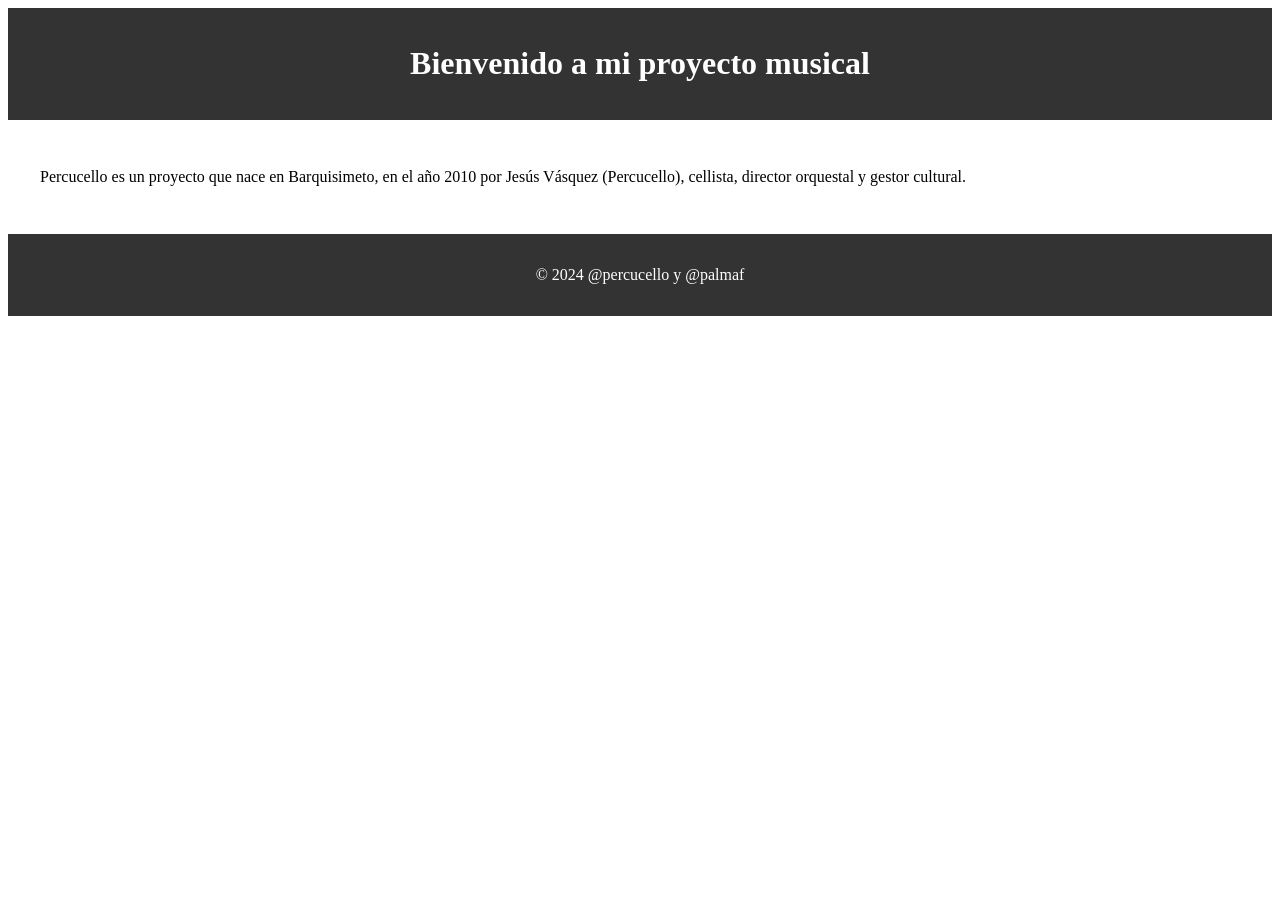
<file: public/index.html>
<!DOCTYPE html>
<html lang="es">
<head>
    <meta charset="UTF-8">
    <meta name="viewport" content="width=device-width, initial-scale=1.0">
    <link rel="stylesheet" href="styles.css">
    <title>Percucello</title>
</head>
<body>
    <header>
        <h1>Bienvenido a mi proyecto musical</h1>
    </header>
    <main>
        <p>Percucello es un proyecto que nace en Barquisimeto, en el año 2010 por Jesús Vásquez (Percucello), cellista, director orquestal y gestor cultural.</p>
    </main>
    <footer>
        <p>&copy; 2024 @percucello y @palmaf</p>
    </footer>
</body>
</html>
</file>
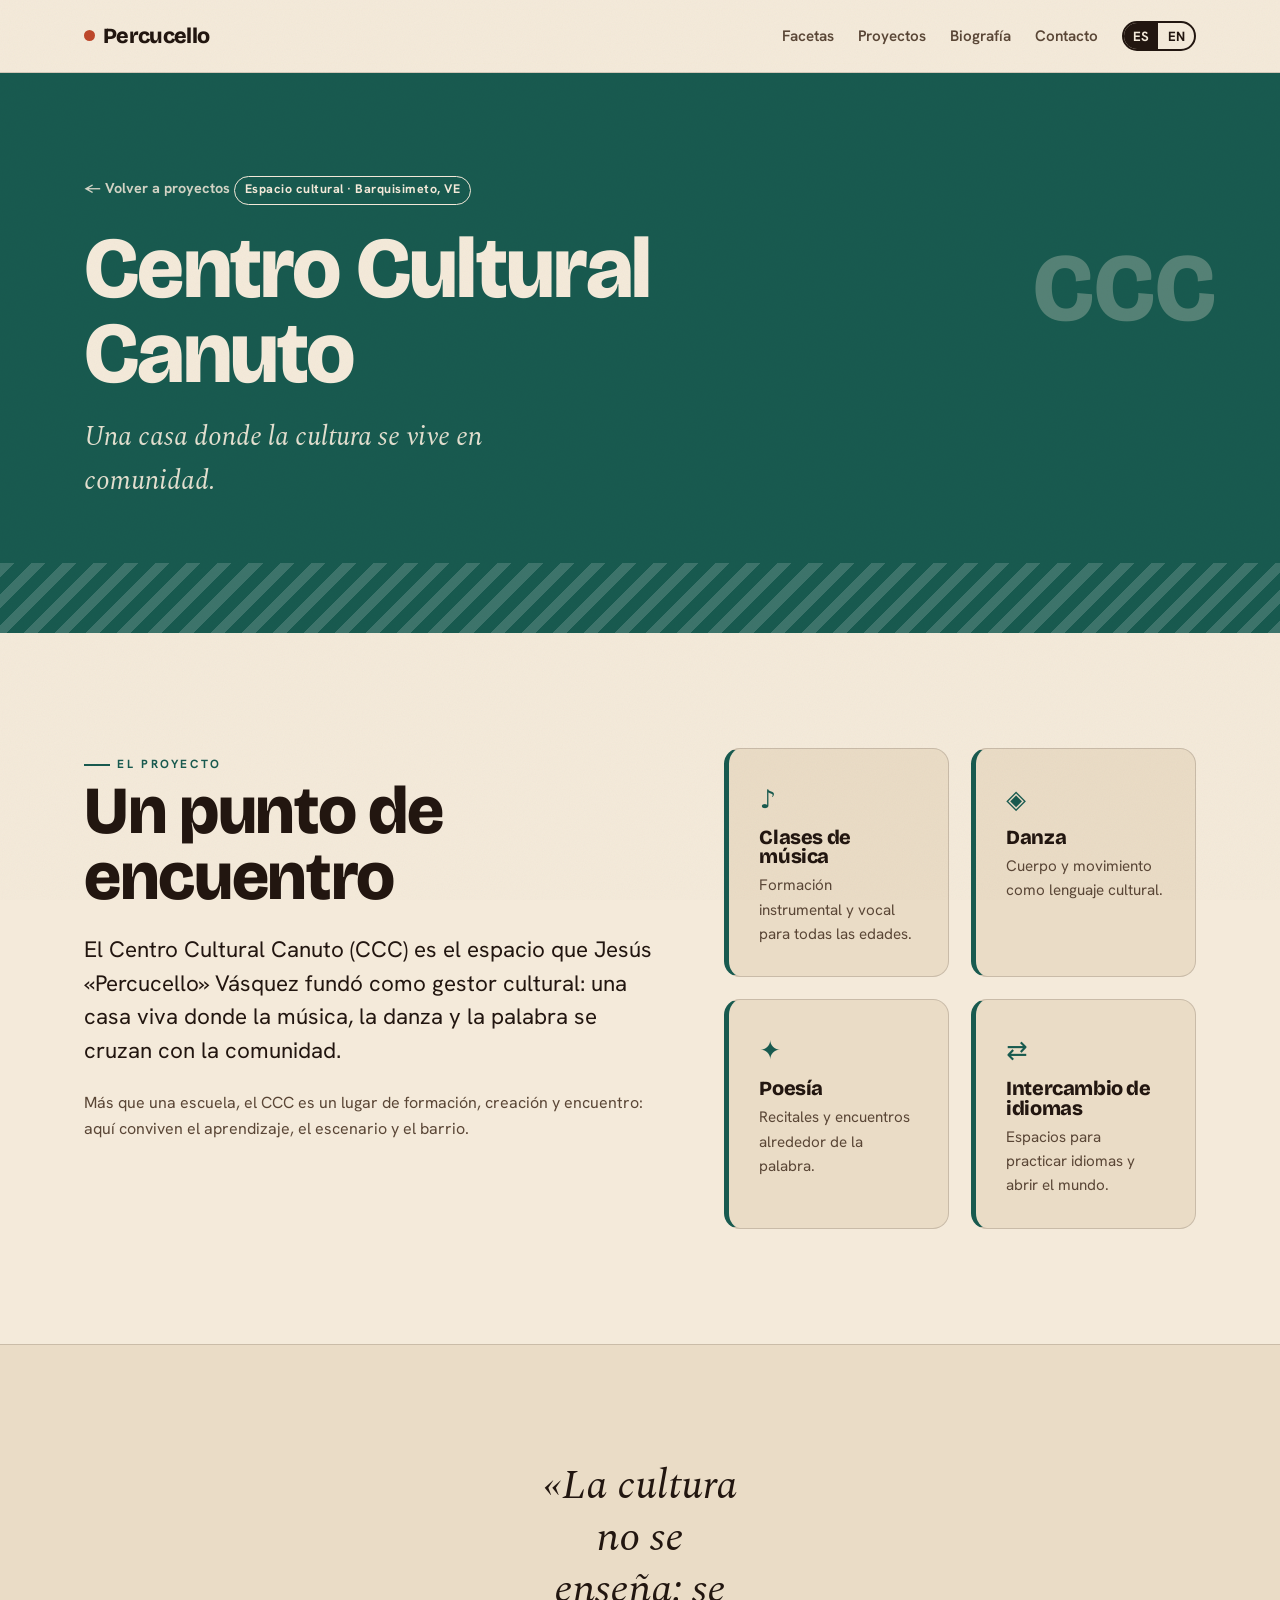
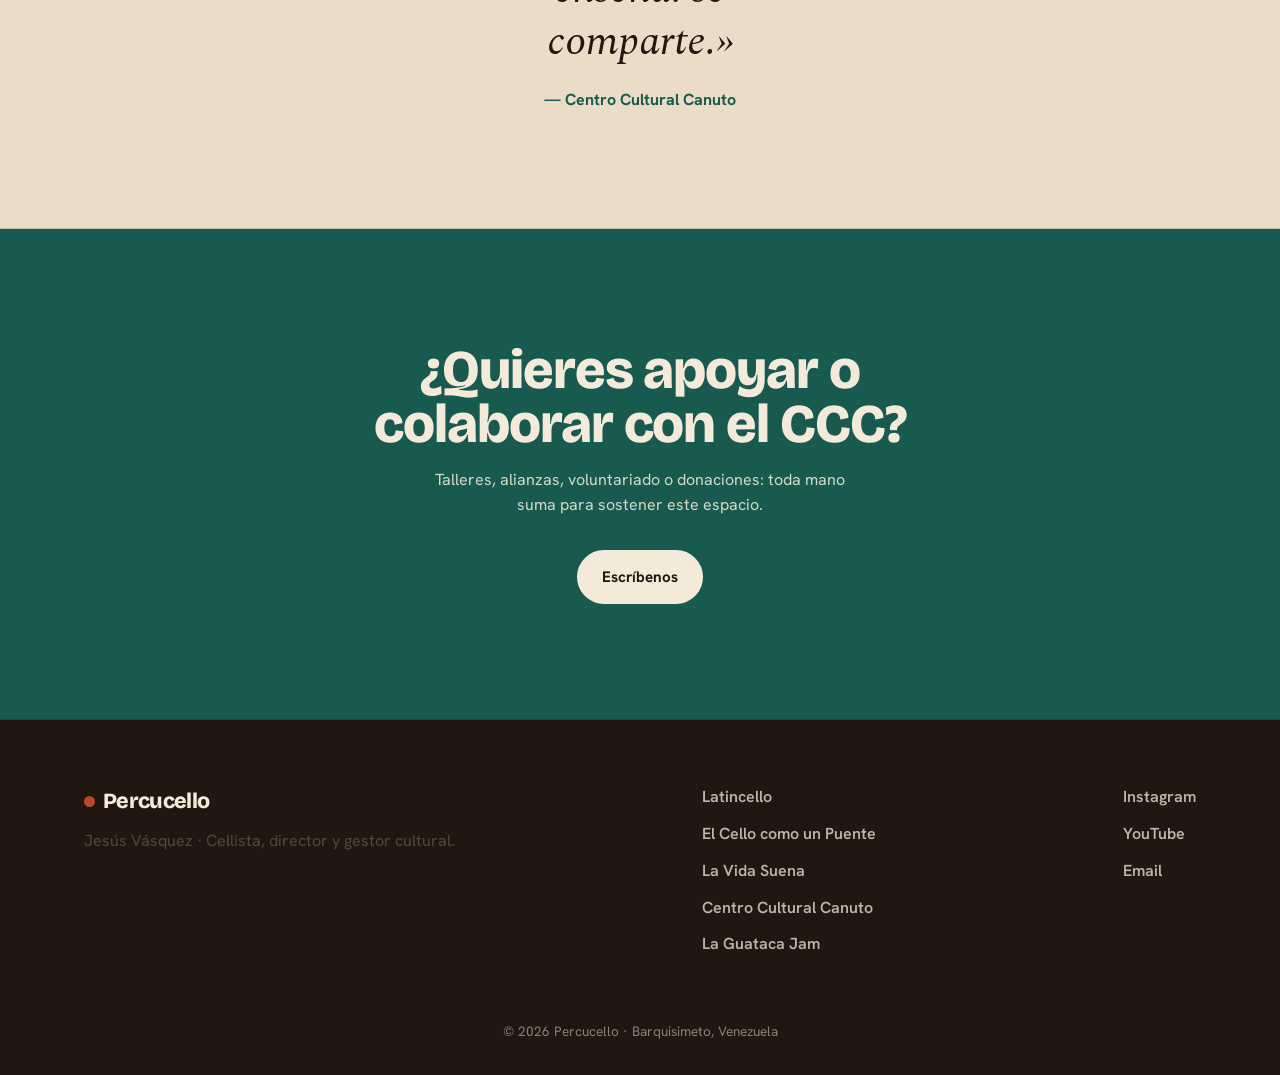
<file: projects/centro-cultural-canuto.html>
<!DOCTYPE html>
<html lang="es">
<head>
<meta charset="UTF-8" />
<meta name="viewport" content="width=device-width, initial-scale=1.0" />
<title>Centro Cultural Canuto · Percucello</title>
<meta name="description" content="Centro Cultural Canuto (CCC): casa cultural en Venezuela con clases de música y danza, poesía e intercambio de idiomas." />
<link rel="stylesheet" href="../styles.css" />
<style>:root{ --accent: var(--petrol); }</style>
</head>
<body>

<header class="nav">
  <div class="wrap nav__in">
    <a class="brand" href="../index.html"><span class="dot"></span>Percucello</a>
    <button class="nav__burger" aria-label="Menú"><span></span><span></span><span></span></button>
    <nav class="nav__links">
      <a href="../index.html#facetas" data-es="Facetas" data-en="Facets">Facetas</a>
      <a href="../index.html#proyectos" data-es="Proyectos" data-en="Projects">Proyectos</a>
      <a href="../index.html#bio" data-es="Biografía" data-en="Biography">Biografía</a>
      <a href="../index.html#contacto" data-es="Contacto" data-en="Contact">Contacto</a>
      <span class="lang" role="group" aria-label="Idioma">
        <button data-lang="es" class="is-active">ES</button>
        <button data-lang="en">EN</button>
      </span>
    </nav>
  </div>
</header>

<section class="phero" style="--accent:var(--petrol)">
  <div class="wrap phero__in">
    <a class="phero__back" href="../index.html#proyectos" data-es="← Volver a proyectos" data-en="← Back to projects">← Volver a proyectos</a>
    <span class="tag" data-es="Espacio cultural · Barquisimeto, VE" data-en="Cultural space · Barquisimeto, VE">Espacio cultural · Barquisimeto, VE</span>
    <h1 data-es="Centro Cultural Canuto" data-en="Canuto Cultural Center">Centro Cultural Canuto</h1>
    <p class="phero__tag" data-es="Una casa donde la cultura se vive en comunidad." data-en="A house where culture is lived as a community.">Una casa donde la cultura se vive en comunidad.</p>
  </div>
  <span class="phero__abbr">CCC</span>
  <div class="phero__pattern" aria-hidden="true"></div>
</section>

<section class="section-pad">
  <div class="wrap psplit">
    <div class="reveal">
      <span class="kicker" style="color:var(--petrol)" data-es="El proyecto" data-en="The project">El proyecto</span>
      <h2 class="sec-title" style="margin-bottom:1rem" data-es="Un punto de encuentro" data-en="A meeting point">Un punto de encuentro</h2>
      <p class="lead" data-es="El Centro Cultural Canuto (CCC) es el espacio que Jesús «Percucello» Vásquez fundó como gestor cultural: una casa viva donde la música, la danza y la palabra se cruzan con la comunidad." data-en="The Canuto Cultural Center (CCC) is the space that Jesús “Percucello” Vásquez founded as a cultural manager: a living house where music, dance and the spoken word meet the community.">El Centro Cultural Canuto (CCC) es el espacio que Jesús «Percucello» Vásquez fundó como gestor cultural: una casa viva donde la música, la danza y la palabra se cruzan con la comunidad.</p>
      <p data-es="Más que una escuela, el CCC es un lugar de formación, creación y encuentro: aquí conviven el aprendizaje, el escenario y el barrio." data-en="More than a school, the CCC is a place for training, creation and encounter: learning, the stage and the neighborhood all live here together.">Más que una escuela, el CCC es un lugar de formación, creación y encuentro: aquí conviven el aprendizaje, el escenario y el barrio.</p>
    </div>
    <div class="pillars reveal">
      <div class="pillar"><span class="pillar__ico">♪</span><h4 data-es="Clases de música" data-en="Music classes">Clases de música</h4><p data-es="Formación instrumental y vocal para todas las edades." data-en="Instrumental and vocal training for all ages.">Formación instrumental y vocal para todas las edades.</p></div>
      <div class="pillar"><span class="pillar__ico">◈</span><h4 data-es="Danza" data-en="Dance">Danza</h4><p data-es="Cuerpo y movimiento como lenguaje cultural." data-en="Body and movement as a cultural language.">Cuerpo y movimiento como lenguaje cultural.</p></div>
      <div class="pillar"><span class="pillar__ico">✦</span><h4 data-es="Poesía" data-en="Poetry">Poesía</h4><p data-es="Recitales y encuentros alrededor de la palabra." data-en="Readings and gatherings around the spoken word.">Recitales y encuentros alrededor de la palabra.</p></div>
      <div class="pillar"><span class="pillar__ico">⇄</span><h4 data-es="Intercambio de idiomas" data-en="Language exchange">Intercambio de idiomas</h4><p data-es="Espacios para practicar idiomas y abrir el mundo." data-en="Spaces to practice languages and open up the world.">Espacios para practicar idiomas y abrir el mundo.</p></div>
    </div>
  </div>
</section>

<section class="pquote section-pad">
  <div class="wrap center">
    <blockquote style="margin-inline:auto">
      <q data-es="La cultura no se enseña: se comparte." data-en="Culture isn't taught: it's shared.">La cultura no se enseña: se comparte.</q>
      <span class="pquote__by" style="color:var(--petrol)" data-es="— Centro Cultural Canuto" data-en="— Canuto Cultural Center">— Centro Cultural Canuto</span>
    </blockquote>
  </div>
</section>

<section class="pcta" style="--accent:var(--petrol)">
  <div class="wrap section-pad">
    <h2 data-es="¿Quieres apoyar o colaborar con el CCC?" data-en="Want to support or collaborate with the CCC?">¿Quieres apoyar o colaborar con el CCC?</h2>
    <p data-es="Talleres, alianzas, voluntariado o donaciones: toda mano suma para sostener este espacio." data-en="Workshops, partnerships, volunteering or donations: every hand helps keep this space alive.">Talleres, alianzas, voluntariado o donaciones: toda mano suma para sostener este espacio.</p>
    <a href="../index.html#contacto" class="btn" data-es="Escríbenos" data-en="Get in touch">Escríbenos</a>
  </div>
</section>

<footer class="foot">
  <div class="wrap foot__in">
    <div>
      <a class="brand" href="../index.html"><span class="dot"></span>Percucello</a>
      <p class="muted" style="margin:.6rem 0 0" data-es="Jesús Vásquez · Cellista, director y gestor cultural." data-en="Jesús Vásquez · Cellist, conductor and cultural manager.">Jesús Vásquez · Cellista, director y gestor cultural.</p>
    </div>
    <div class="foot__cols">
      <a href="latincello.html">Latincello</a>
      <a href="el-cello-como-puente.html">El Cello como un Puente</a>
      <a href="la-vida-suena.html">La Vida Suena</a>
      <a href="centro-cultural-canuto.html">Centro Cultural Canuto</a>
      <a href="la-guataca-jam.html">La Guataca Jam</a>
    </div>
    <div class="foot__social">
      <a href="https://instagram.com/percucello" target="_blank" rel="noopener">Instagram</a>
      <a href="https://youtube.com/@percucello" target="_blank" rel="noopener">YouTube</a>
      <a href="mailto:percucello@gmail.com">Email</a>
    </div>
  </div>
  <p class="foot__copy">© <span class="year"></span> Percucello · Barquisimeto, Venezuela</p>
</footer>

<script src="../site.js"></script>
<script>document.querySelectorAll('.year').forEach(function(e){e.textContent=new Date().getFullYear();});</script>
</body>
</html>
</file>
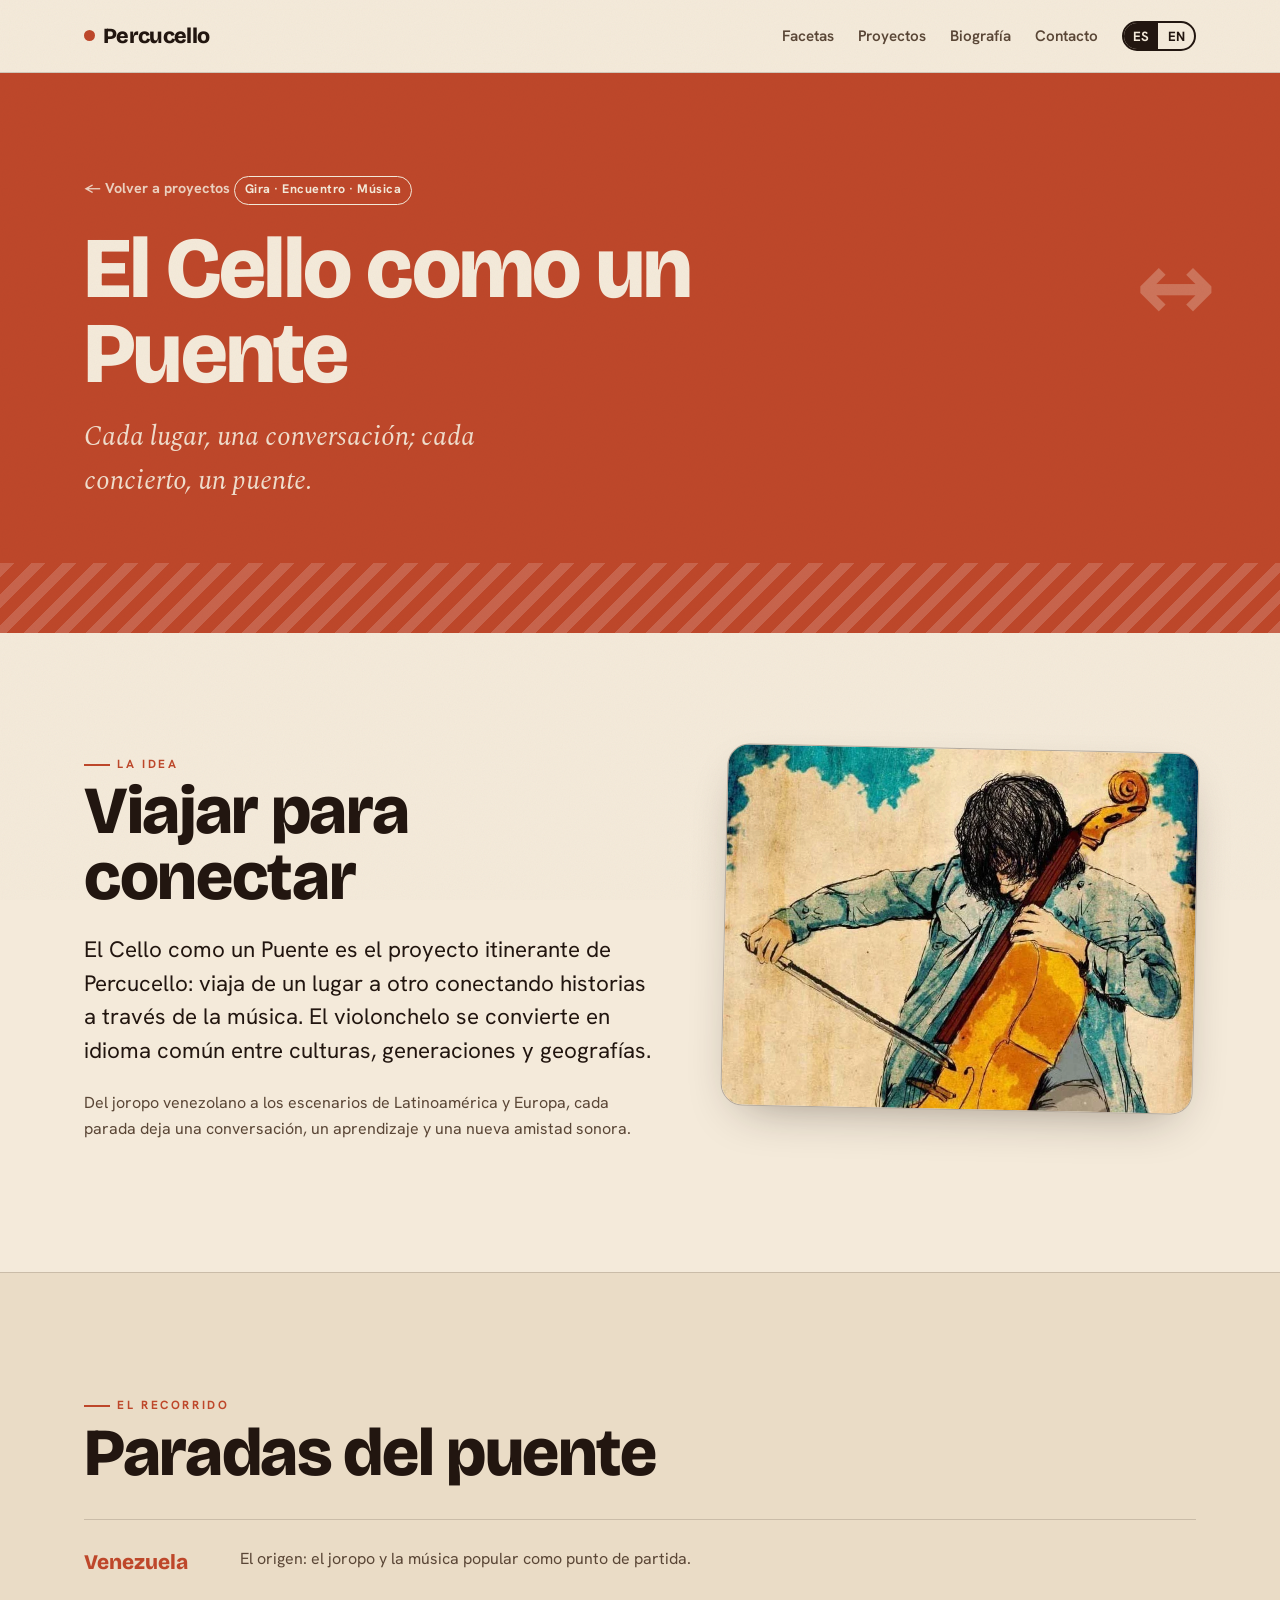
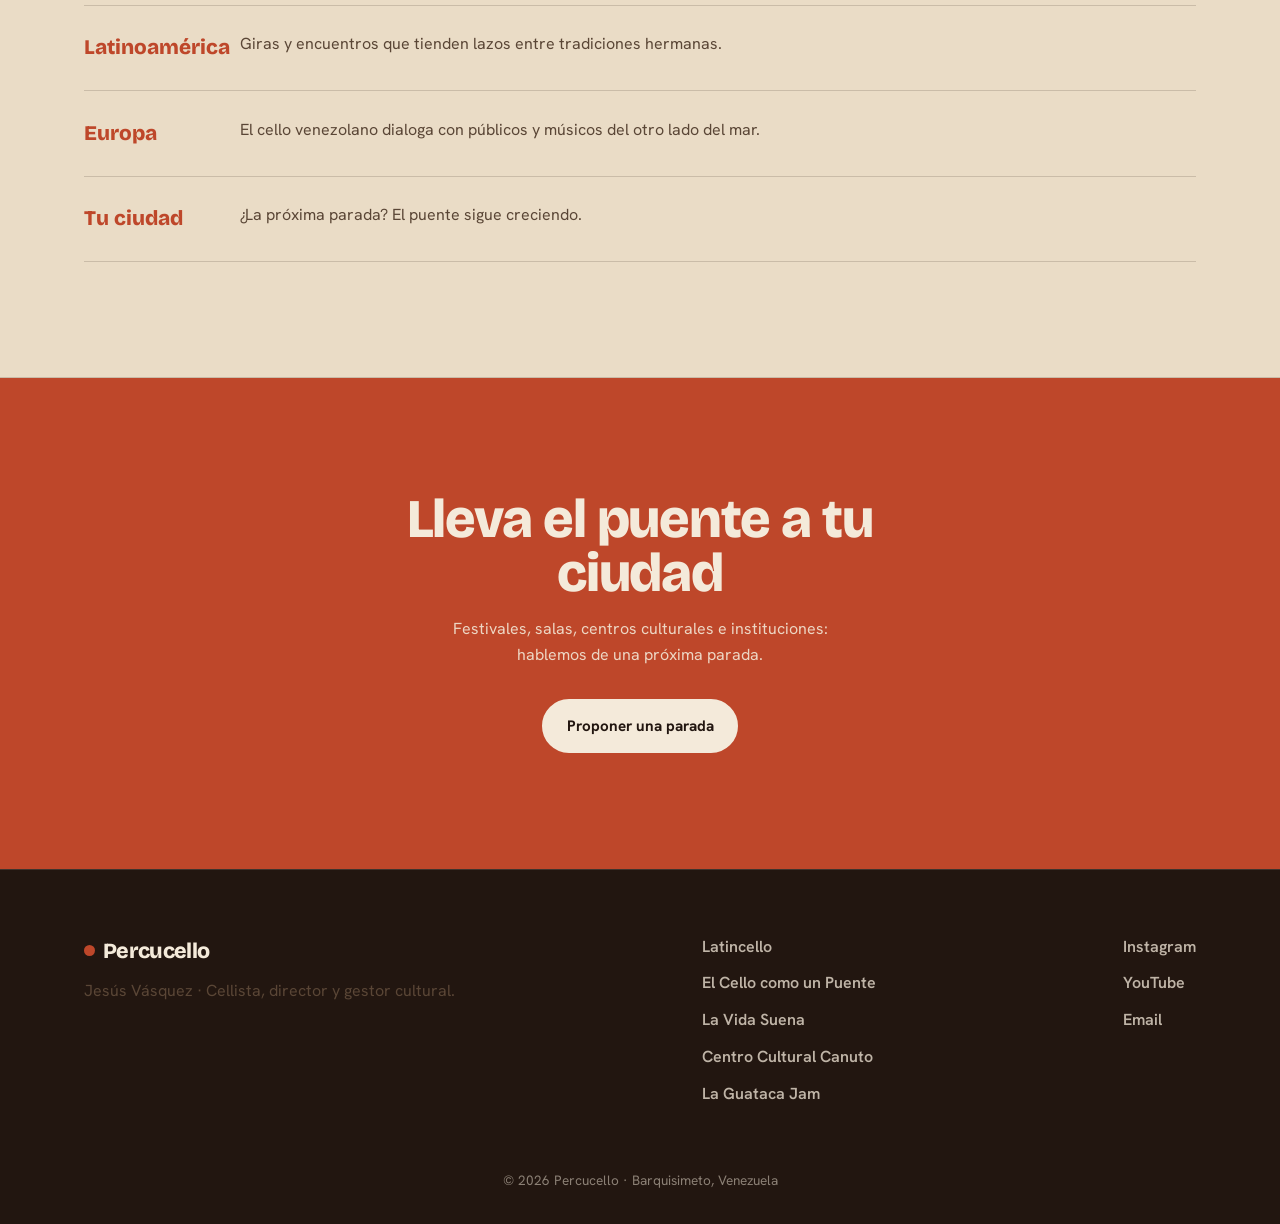
<file: projects/el-cello-como-puente.html>
<!DOCTYPE html>
<html lang="es">
<head>
<meta charset="UTF-8" />
<meta name="viewport" content="width=device-width, initial-scale=1.0" />
<title>El Cello como un Puente · Percucello</title>
<meta name="description" content="El Cello como un Puente: Jesús Vásquez viaja conectando historias a través de la música." />
<link rel="stylesheet" href="../styles.css" />
<style>:root{ --accent: var(--clay); }</style>
</head>
<body>

<header class="nav">
  <div class="wrap nav__in">
    <a class="brand" href="../index.html"><span class="dot"></span>Percucello</a>
    <button class="nav__burger" aria-label="Menú"><span></span><span></span><span></span></button>
    <nav class="nav__links">
      <a href="../index.html#facetas" data-es="Facetas" data-en="Facets">Facetas</a>
      <a href="../index.html#proyectos" data-es="Proyectos" data-en="Projects">Proyectos</a>
      <a href="../index.html#bio" data-es="Biografía" data-en="Biography">Biografía</a>
      <a href="../index.html#contacto" data-es="Contacto" data-en="Contact">Contacto</a>
      <span class="lang" role="group" aria-label="Idioma">
        <button data-lang="es" class="is-active">ES</button>
        <button data-lang="en">EN</button>
      </span>
    </nav>
  </div>
</header>

<section class="phero" style="--accent:var(--clay)">
  <div class="wrap phero__in">
    <a class="phero__back" href="../index.html#proyectos" data-es="← Volver a proyectos" data-en="← Back to projects">← Volver a proyectos</a>
    <span class="tag" data-es="Gira · Encuentro · Música" data-en="Tour · Encounter · Music">Gira · Encuentro · Música</span>
    <h1 data-es="El Cello como un Puente" data-en="The Cello as a Bridge">El Cello como un Puente</h1>
    <p class="phero__tag" data-es="Cada lugar, una conversación; cada concierto, un puente." data-en="Each place a conversation; each concert a bridge.">Cada lugar, una conversación; cada concierto, un puente.</p>
  </div>
  <span class="phero__abbr">↔</span>
  <div class="phero__pattern" aria-hidden="true"></div>
</section>

<section class="section-pad">
  <div class="wrap psplit">
    <div class="reveal">
      <span class="kicker" style="color:var(--clay)" data-es="La idea" data-en="The idea">La idea</span>
      <h2 class="sec-title" style="margin-bottom:1rem" data-es="Viajar para conectar" data-en="Travel to connect">Viajar para conectar</h2>
      <p class="lead" data-es="El Cello como un Puente es el proyecto itinerante de Percucello: viaja de un lugar a otro conectando historias a través de la música. El violonchelo se convierte en idioma común entre culturas, generaciones y geografías." data-en="The Cello as a Bridge is Percucello's traveling project: he moves from place to place connecting stories through music. The cello becomes a common language between cultures, generations and geographies.">El Cello como un Puente es el proyecto itinerante de Percucello: viaja de un lugar a otro conectando historias a través de la música. El violonchelo se convierte en idioma común entre culturas, generaciones y geografías.</p>
      <p data-es="Del joropo venezolano a los escenarios de Latinoamérica y Europa, cada parada deja una conversación, un aprendizaje y una nueva amistad sonora." data-en="From Venezuelan joropo to the stages of Latin America and Europe, every stop leaves a conversation, a lesson and a new musical friendship.">Del joropo venezolano a los escenarios de Latinoamérica y Europa, cada parada deja una conversación, un aprendizaje y una nueva amistad sonora.</p>
    </div>
    <div class="reveal">
      <div class="hero__frame" style="transform:rotate(1.2deg)">
        <img src="../assets/percucello-art.webp" alt="Percucello tocando el violonchelo" />
      </div>
    </div>
  </div>
</section>

<section class="pquote section-pad" style="--accent:var(--clay)">
  <div class="wrap">
    <span class="kicker" style="color:var(--clay)" data-es="El recorrido" data-en="The journey">El recorrido</span>
    <h2 class="sec-title" style="margin:.4rem 0 2rem" data-es="Paradas del puente" data-en="Stops along the bridge">Paradas del puente</h2>
    <ul class="steps">
      <li><span class="steps__place" data-es="Venezuela" data-en="Venezuela">Venezuela</span><span class="steps__what" data-es="El origen: el joropo y la música popular como punto de partida." data-en="The origin: joropo and popular music as the starting point.">El origen: el joropo y la música popular como punto de partida.</span></li>
      <li><span class="steps__place" data-es="Latinoamérica" data-en="Latin America">Latinoamérica</span><span class="steps__what" data-es="Giras y encuentros que tienden lazos entre tradiciones hermanas." data-en="Tours and encounters that build ties between sister traditions.">Giras y encuentros que tienden lazos entre tradiciones hermanas.</span></li>
      <li><span class="steps__place" data-es="Europa" data-en="Europe">Europa</span><span class="steps__what" data-es="El cello venezolano dialoga con públicos y músicos del otro lado del mar." data-en="The Venezuelan cello in dialogue with audiences and musicians across the sea.">El cello venezolano dialoga con públicos y músicos del otro lado del mar.</span></li>
      <li><span class="steps__place" data-es="Tu ciudad" data-en="Your city">Tu ciudad</span><span class="steps__what" data-es="¿La próxima parada? El puente sigue creciendo." data-en="The next stop? The bridge keeps growing.">¿La próxima parada? El puente sigue creciendo.</span></li>
    </ul>
  </div>
</section>

<section class="pcta" style="--accent:var(--clay)">
  <div class="wrap section-pad">
    <h2 data-es="Lleva el puente a tu ciudad" data-en="Bring the bridge to your city">Lleva el puente a tu ciudad</h2>
    <p data-es="Festivales, salas, centros culturales e instituciones: hablemos de una próxima parada." data-en="Festivals, venues, cultural centers and institutions: let's talk about a next stop.">Festivales, salas, centros culturales e instituciones: hablemos de una próxima parada.</p>
    <a href="../index.html#contacto" class="btn" data-es="Proponer una parada" data-en="Propose a stop">Proponer una parada</a>
  </div>
</section>

<footer class="foot">
  <div class="wrap foot__in">
    <div>
      <a class="brand" href="../index.html"><span class="dot"></span>Percucello</a>
      <p class="muted" style="margin:.6rem 0 0" data-es="Jesús Vásquez · Cellista, director y gestor cultural." data-en="Jesús Vásquez · Cellist, conductor and cultural manager.">Jesús Vásquez · Cellista, director y gestor cultural.</p>
    </div>
    <div class="foot__cols">
      <a href="latincello.html">Latincello</a>
      <a href="el-cello-como-puente.html">El Cello como un Puente</a>
      <a href="la-vida-suena.html">La Vida Suena</a>
      <a href="centro-cultural-canuto.html">Centro Cultural Canuto</a>
      <a href="la-guataca-jam.html">La Guataca Jam</a>
    </div>
    <div class="foot__social">
      <a href="https://instagram.com/percucello" target="_blank" rel="noopener">Instagram</a>
      <a href="https://youtube.com/@percucello" target="_blank" rel="noopener">YouTube</a>
      <a href="mailto:percucello@gmail.com">Email</a>
    </div>
  </div>
  <p class="foot__copy">© <span class="year"></span> Percucello · Barquisimeto, Venezuela</p>
</footer>

<script src="../site.js"></script>
<script>document.querySelectorAll('.year').forEach(function(e){e.textContent=new Date().getFullYear();});</script>
</body>
</html>
</file>
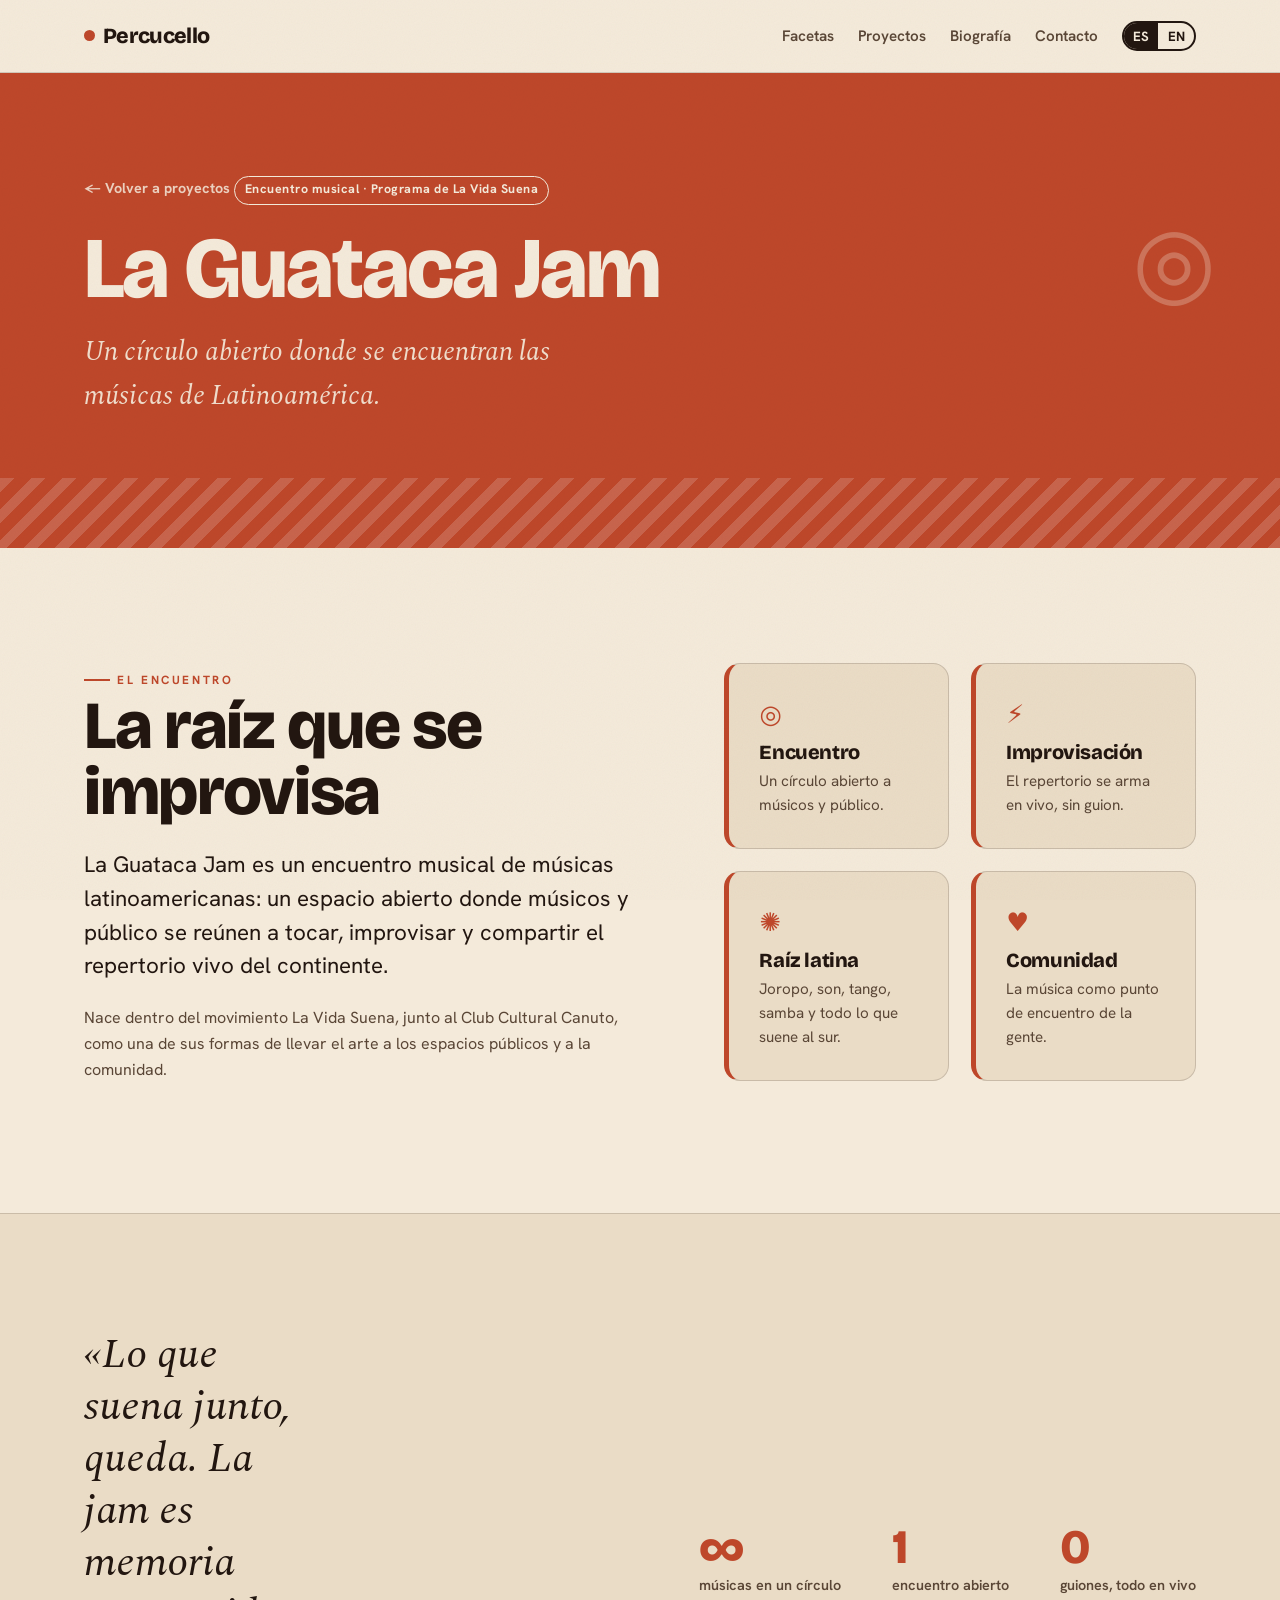
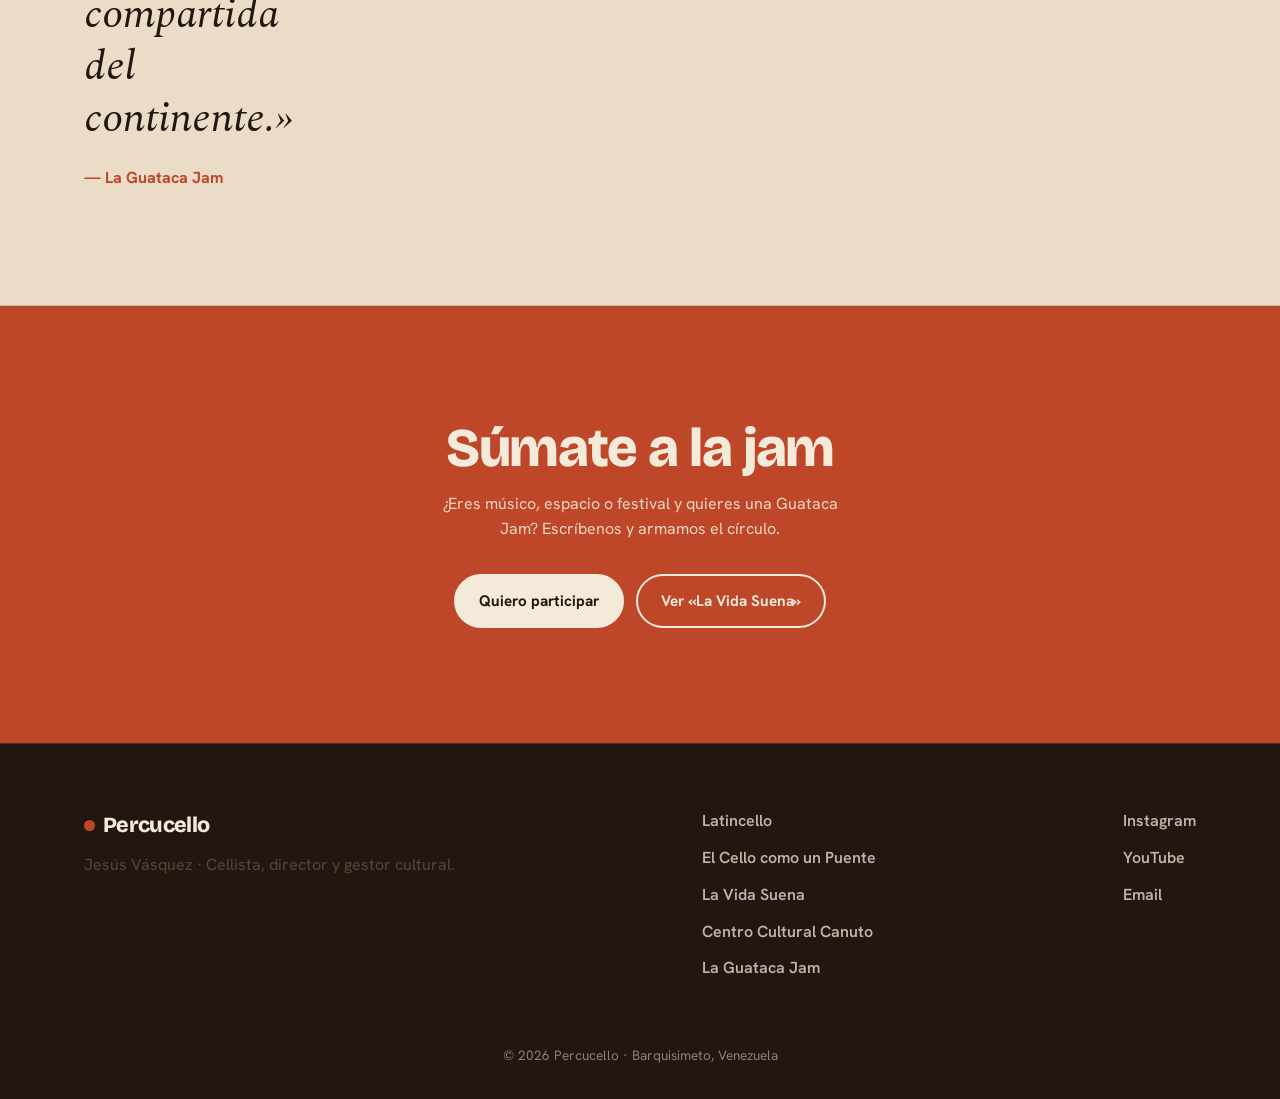
<file: projects/la-guataca-jam.html>
<!DOCTYPE html>
<html lang="es">
<head>
<meta charset="UTF-8" />
<meta name="viewport" content="width=device-width, initial-scale=1.0" />
<title>La Guataca Jam · Percucello</title>
<meta name="description" content="La Guataca Jam: encuentro musical de músicas latinoamericanas, programa del movimiento La Vida Suena." />
<link rel="stylesheet" href="../styles.css" />
<style>:root{ --accent: var(--clay); }</style>
</head>
<body>

<header class="nav">
  <div class="wrap nav__in">
    <a class="brand" href="../index.html"><span class="dot"></span>Percucello</a>
    <button class="nav__burger" aria-label="Menú"><span></span><span></span><span></span></button>
    <nav class="nav__links">
      <a href="../index.html#facetas" data-es="Facetas" data-en="Facets">Facetas</a>
      <a href="../index.html#proyectos" data-es="Proyectos" data-en="Projects">Proyectos</a>
      <a href="../index.html#bio" data-es="Biografía" data-en="Biography">Biografía</a>
      <a href="../index.html#contacto" data-es="Contacto" data-en="Contact">Contacto</a>
      <span class="lang" role="group" aria-label="Idioma">
        <button data-lang="es" class="is-active">ES</button>
        <button data-lang="en">EN</button>
      </span>
    </nav>
  </div>
</header>

<section class="phero" style="--accent:var(--clay)">
  <div class="wrap phero__in">
    <a class="phero__back" href="../index.html#proyectos" data-es="← Volver a proyectos" data-en="← Back to projects">← Volver a proyectos</a>
    <span class="tag" data-es="Encuentro musical · Programa de La Vida Suena" data-en="Musical gathering · A La Vida Suena program">Encuentro musical · Programa de La Vida Suena</span>
    <h1 data-es="La Guataca Jam" data-en="La Guataca Jam">La Guataca Jam</h1>
    <p class="phero__tag" data-es="Un círculo abierto donde se encuentran las músicas de Latinoamérica." data-en="An open circle where the musics of Latin America meet.">Un círculo abierto donde se encuentran las músicas de Latinoamérica.</p>
  </div>
  <span class="phero__abbr">◎</span>
  <div class="phero__pattern" aria-hidden="true"></div>
</section>

<section class="section-pad">
  <div class="wrap psplit">
    <div class="reveal">
      <span class="kicker" style="color:var(--clay)" data-es="El encuentro" data-en="The gathering">El encuentro</span>
      <h2 class="sec-title" style="margin-bottom:1rem" data-es="La raíz que se improvisa" data-en="The root that improvises">La raíz que se improvisa</h2>
      <p class="lead" data-es="La Guataca Jam es un encuentro musical de músicas latinoamericanas: un espacio abierto donde músicos y público se reúnen a tocar, improvisar y compartir el repertorio vivo del continente." data-en="La Guataca Jam is a musical gathering of Latin American music: an open space where musicians and audience come together to play, improvise and share the continent's living repertoire.">La Guataca Jam es un encuentro musical de músicas latinoamericanas: un espacio abierto donde músicos y público se reúnen a tocar, improvisar y compartir el repertorio vivo del continente.</p>
      <p data-es="Nace dentro del movimiento La Vida Suena, junto al Club Cultural Canuto, como una de sus formas de llevar el arte a los espacios públicos y a la comunidad." data-en="It is born within the La Vida Suena movement, alongside the Canuto Cultural Club, as one of its ways of bringing art to public spaces and the community.">Nace dentro del movimiento La Vida Suena, junto al Club Cultural Canuto, como una de sus formas de llevar el arte a los espacios públicos y a la comunidad.</p>
    </div>
    <div class="pillars reveal">
      <div class="pillar"><span class="pillar__ico">◎</span><h4 data-es="Encuentro" data-en="Gathering">Encuentro</h4><p data-es="Un círculo abierto a músicos y público." data-en="A circle open to musicians and audience.">Un círculo abierto a músicos y público.</p></div>
      <div class="pillar"><span class="pillar__ico">⚡</span><h4 data-es="Improvisación" data-en="Improvisation">Improvisación</h4><p data-es="El repertorio se arma en vivo, sin guion." data-en="The repertoire is built live, without a script.">El repertorio se arma en vivo, sin guion.</p></div>
      <div class="pillar"><span class="pillar__ico">✺</span><h4 data-es="Raíz latina" data-en="Latin roots">Raíz latina</h4><p data-es="Joropo, son, tango, samba y todo lo que suene al sur." data-en="Joropo, son, tango, samba and everything that sounds like the south.">Joropo, son, tango, samba y todo lo que suene al sur.</p></div>
      <div class="pillar"><span class="pillar__ico">♥</span><h4 data-es="Comunidad" data-en="Community">Comunidad</h4><p data-es="La música como punto de encuentro de la gente." data-en="Music as a meeting point for people.">La música como punto de encuentro de la gente.</p></div>
    </div>
  </div>
</section>

<section class="pquote section-pad" style="--accent:var(--clay)">
  <div class="wrap" style="display:flex;flex-wrap:wrap;gap:2rem;justify-content:space-between;align-items:center">
    <blockquote>
      <q data-es="Lo que suena junto, queda. La jam es memoria compartida del continente." data-en="What sounds together, stays. The jam is the continent's shared memory.">Lo que suena junto, queda. La jam es memoria compartida del continente.</q>
      <span class="pquote__by" style="color:var(--clay)">— La Guataca Jam</span>
    </blockquote>
    <div class="pfacts" style="--accent:var(--clay)">
      <div><strong>∞</strong><span data-es="músicas en un círculo" data-en="musics in one circle">músicas en un círculo</span></div>
      <div><strong>1</strong><span data-es="encuentro abierto" data-en="open gathering">encuentro abierto</span></div>
      <div><strong>0</strong><span data-es="guiones, todo en vivo" data-en="scripts, all live">guiones, todo en vivo</span></div>
    </div>
  </div>
</section>

<section class="pcta" style="--accent:var(--clay)">
  <div class="wrap section-pad">
    <h2 data-es="Súmate a la jam" data-en="Join the jam">Súmate a la jam</h2>
    <p data-es="¿Eres músico, espacio o festival y quieres una Guataca Jam? Escríbenos y armamos el círculo." data-en="Are you a musician, venue or festival and want a Guataca Jam? Write to us and we'll set up the circle.">¿Eres músico, espacio o festival y quieres una Guataca Jam? Escríbenos y armamos el círculo.</p>
    <div style="display:flex;gap:.8rem;flex-wrap:wrap;justify-content:center">
      <a href="../index.html#contacto" class="btn" data-es="Quiero participar" data-en="I want to join">Quiero participar</a>
      <a href="la-vida-suena.html" class="btn btn--ghost" style="--bg:var(--paper);color:var(--paper)" data-es="Ver «La Vida Suena»" data-en="See “La Vida Suena”">Ver «La Vida Suena»</a>
    </div>
  </div>
</section>

<footer class="foot">
  <div class="wrap foot__in">
    <div>
      <a class="brand" href="../index.html"><span class="dot"></span>Percucello</a>
      <p class="muted" style="margin:.6rem 0 0" data-es="Jesús Vásquez · Cellista, director y gestor cultural." data-en="Jesús Vásquez · Cellist, conductor and cultural manager.">Jesús Vásquez · Cellista, director y gestor cultural.</p>
    </div>
    <div class="foot__cols">
      <a href="latincello.html">Latincello</a>
      <a href="el-cello-como-puente.html">El Cello como un Puente</a>
      <a href="la-vida-suena.html">La Vida Suena</a>
      <a href="centro-cultural-canuto.html">Centro Cultural Canuto</a>
      <a href="la-guataca-jam.html">La Guataca Jam</a>
    </div>
    <div class="foot__social">
      <a href="https://instagram.com/percucello" target="_blank" rel="noopener">Instagram</a>
      <a href="https://youtube.com/@percucello" target="_blank" rel="noopener">YouTube</a>
      <a href="mailto:percucello@gmail.com">Email</a>
    </div>
  </div>
  <p class="foot__copy">© <span class="year"></span> Percucello · Barquisimeto, Venezuela</p>
</footer>

<script src="../site.js"></script>
<script>document.querySelectorAll('.year').forEach(function(e){e.textContent=new Date().getFullYear();});</script>
</body>
</html>
</file>
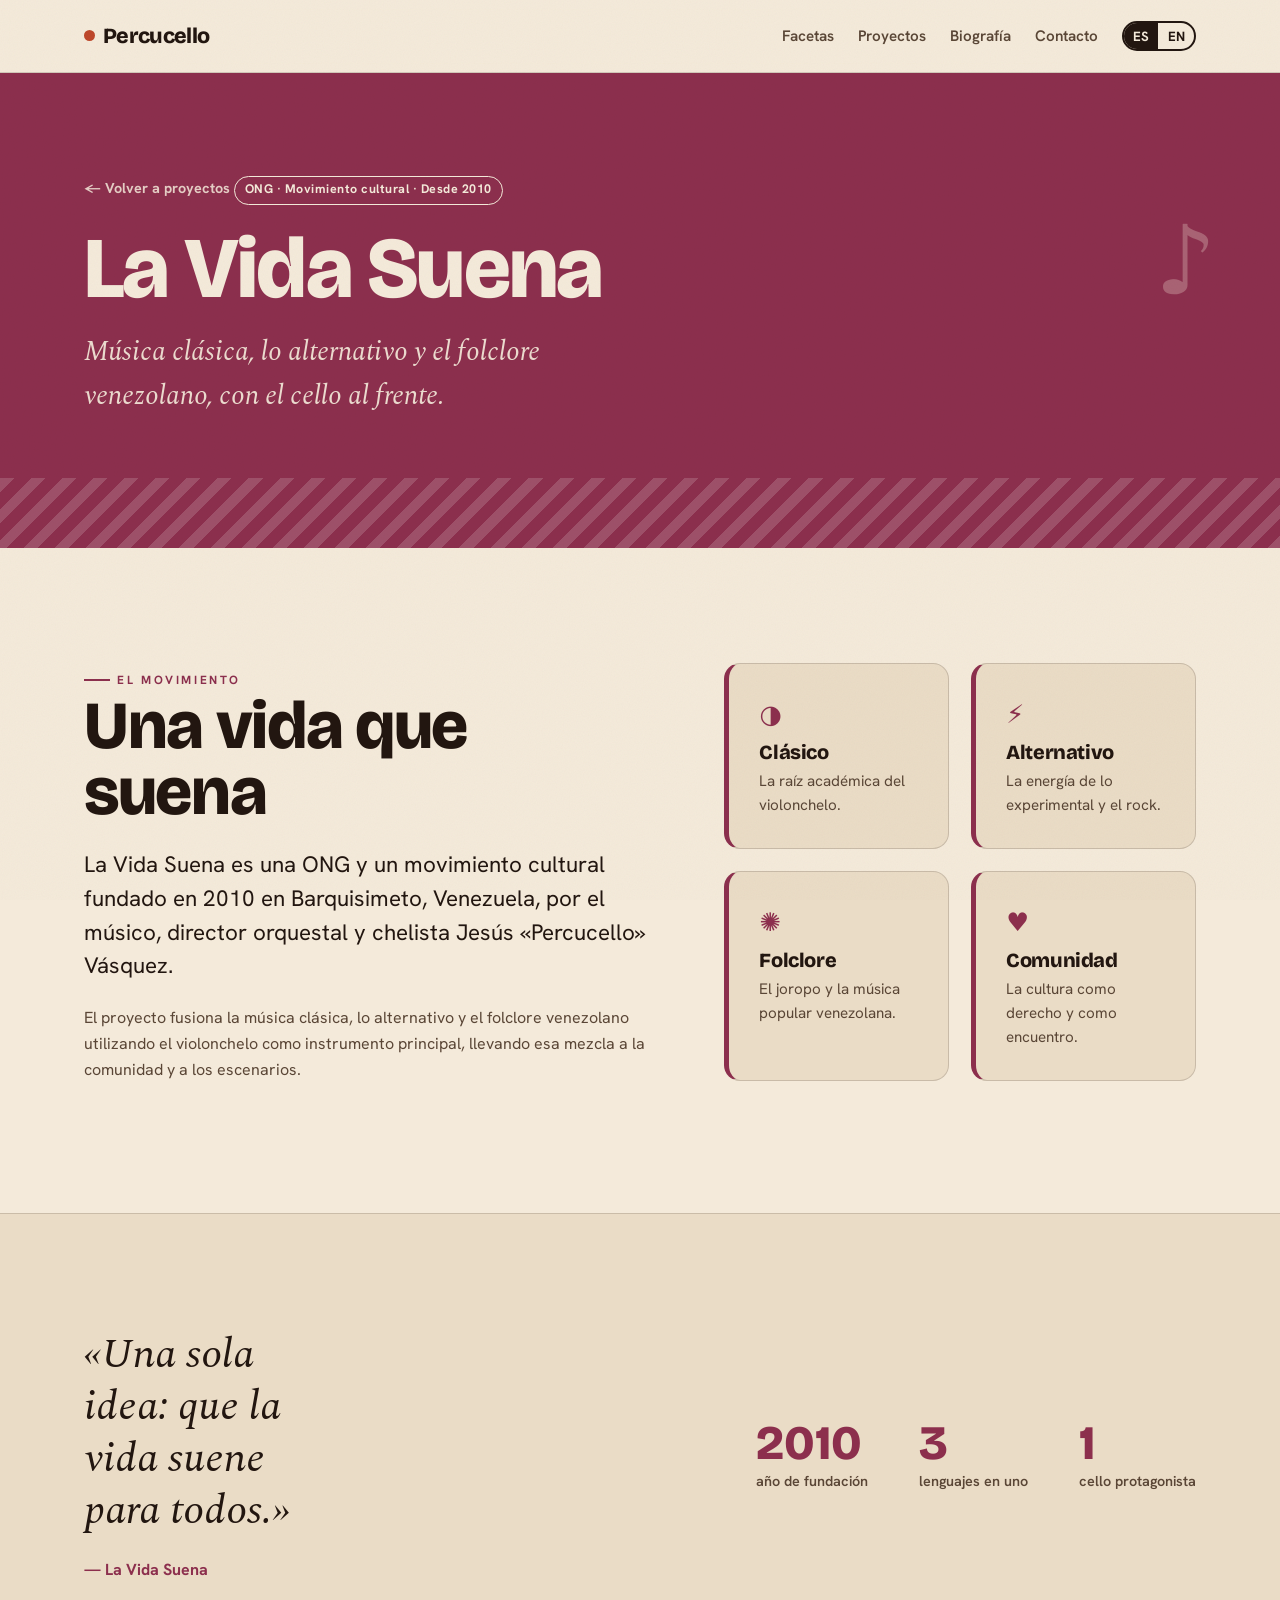
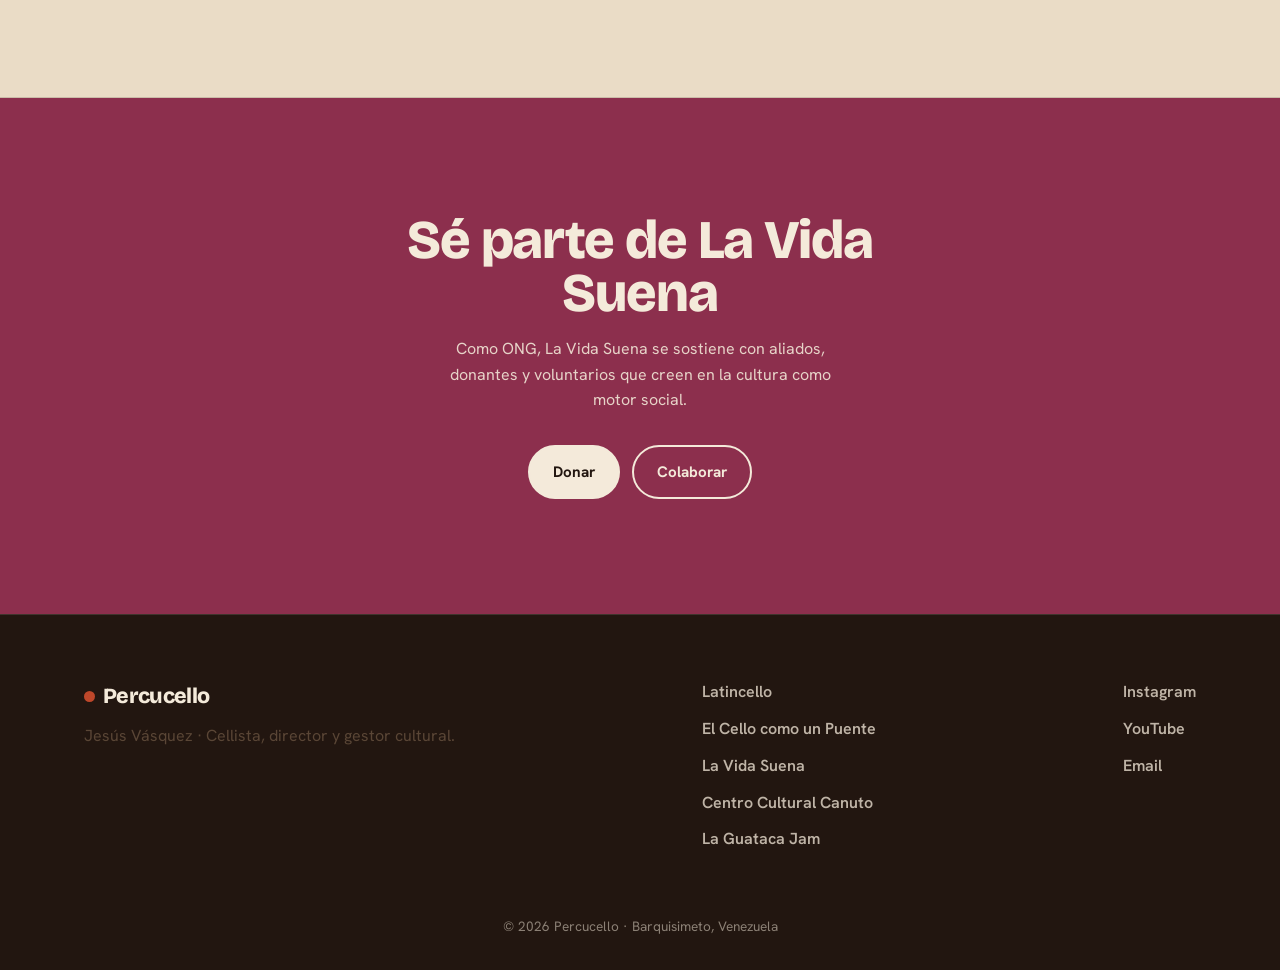
<file: projects/la-vida-suena.html>
<!DOCTYPE html>
<html lang="es">
<head>
<meta charset="UTF-8" />
<meta name="viewport" content="width=device-width, initial-scale=1.0" />
<title>La Vida Suena · Percucello</title>
<meta name="description" content="La Vida Suena: ONG y movimiento cultural fundado en 2010 en Barquisimeto por Jesús 'Percucello' Vásquez." />
<link rel="stylesheet" href="../styles.css" />
<style>:root{ --accent: var(--wine); }</style>
</head>
<body>

<header class="nav">
  <div class="wrap nav__in">
    <a class="brand" href="../index.html"><span class="dot"></span>Percucello</a>
    <button class="nav__burger" aria-label="Menú"><span></span><span></span><span></span></button>
    <nav class="nav__links">
      <a href="../index.html#facetas" data-es="Facetas" data-en="Facets">Facetas</a>
      <a href="../index.html#proyectos" data-es="Proyectos" data-en="Projects">Proyectos</a>
      <a href="../index.html#bio" data-es="Biografía" data-en="Biography">Biografía</a>
      <a href="../index.html#contacto" data-es="Contacto" data-en="Contact">Contacto</a>
      <span class="lang" role="group" aria-label="Idioma">
        <button data-lang="es" class="is-active">ES</button>
        <button data-lang="en">EN</button>
      </span>
    </nav>
  </div>
</header>

<section class="phero" style="--accent:var(--wine)">
  <div class="wrap phero__in">
    <a class="phero__back" href="../index.html#proyectos" data-es="← Volver a proyectos" data-en="← Back to projects">← Volver a proyectos</a>
    <span class="tag" data-es="ONG · Movimiento cultural · Desde 2010" data-en="NGO · Cultural movement · Since 2010">ONG · Movimiento cultural · Desde 2010</span>
    <h1 data-es="La Vida Suena" data-en="Life Sounds">La Vida Suena</h1>
    <p class="phero__tag" data-es="Música clásica, lo alternativo y el folclore venezolano, con el cello al frente." data-en="Classical, alternative and Venezuelan folk music, with the cello at the front.">Música clásica, lo alternativo y el folclore venezolano, con el cello al frente.</p>
  </div>
  <span class="phero__abbr">♪</span>
  <div class="phero__pattern" aria-hidden="true"></div>
</section>

<section class="section-pad">
  <div class="wrap psplit">
    <div class="reveal">
      <span class="kicker" style="color:var(--wine)" data-es="El movimiento" data-en="The movement">El movimiento</span>
      <h2 class="sec-title" style="margin-bottom:1rem" data-es="Una vida que suena" data-en="A life that sounds">Una vida que suena</h2>
      <p class="lead" data-es="La Vida Suena es una ONG y un movimiento cultural fundado en 2010 en Barquisimeto, Venezuela, por el músico, director orquestal y chelista Jesús «Percucello» Vásquez." data-en="La Vida Suena is an NGO and cultural movement founded in 2010 in Barquisimeto, Venezuela, by the musician, orchestra conductor and cellist Jesús “Percucello” Vásquez.">La Vida Suena es una ONG y un movimiento cultural fundado en 2010 en Barquisimeto, Venezuela, por el músico, director orquestal y chelista Jesús «Percucello» Vásquez.</p>
      <p data-es="El proyecto fusiona la música clásica, lo alternativo y el folclore venezolano utilizando el violonchelo como instrumento principal, llevando esa mezcla a la comunidad y a los escenarios." data-en="The project fuses classical, alternative and Venezuelan folk music using the cello as its main instrument, taking that blend to the community and to the stage.">El proyecto fusiona la música clásica, lo alternativo y el folclore venezolano utilizando el violonchelo como instrumento principal, llevando esa mezcla a la comunidad y a los escenarios.</p>
    </div>
    <div class="pillars reveal">
      <div class="pillar"><span class="pillar__ico">◑</span><h4 data-es="Clásico" data-en="Classical">Clásico</h4><p data-es="La raíz académica del violonchelo." data-en="The cello's academic roots.">La raíz académica del violonchelo.</p></div>
      <div class="pillar"><span class="pillar__ico">⚡</span><h4 data-es="Alternativo" data-en="Alternative">Alternativo</h4><p data-es="La energía de lo experimental y el rock." data-en="The energy of the experimental and rock.">La energía de lo experimental y el rock.</p></div>
      <div class="pillar"><span class="pillar__ico">✺</span><h4 data-es="Folclore" data-en="Folklore">Folclore</h4><p data-es="El joropo y la música popular venezolana." data-en="Joropo and Venezuelan popular music.">El joropo y la música popular venezolana.</p></div>
      <div class="pillar"><span class="pillar__ico">♥</span><h4 data-es="Comunidad" data-en="Community">Comunidad</h4><p data-es="La cultura como derecho y como encuentro." data-en="Culture as a right and as a meeting place.">La cultura como derecho y como encuentro.</p></div>
    </div>
  </div>
</section>

<section class="pquote section-pad" style="--accent:var(--wine)">
  <div class="wrap" style="display:flex;flex-wrap:wrap;gap:2rem;justify-content:space-between;align-items:center">
    <blockquote>
      <q data-es="Una sola idea: que la vida suene para todos." data-en="A single idea: that life may sound for everyone.">Una sola idea: que la vida suene para todos.</q>
      <span class="pquote__by" style="color:var(--wine)">— La Vida Suena</span>
    </blockquote>
    <div class="pfacts" style="--accent:var(--wine)">
      <div><strong>2010</strong><span data-es="año de fundación" data-en="founded">año de fundación</span></div>
      <div><strong>3</strong><span data-es="lenguajes en uno" data-en="languages in one">lenguajes en uno</span></div>
      <div><strong>1</strong><span data-es="cello protagonista" data-en="leading cello">cello protagonista</span></div>
    </div>
  </div>
</section>

<section class="pcta" style="--accent:var(--wine)">
  <div class="wrap section-pad">
    <h2 data-es="Sé parte de La Vida Suena" data-en="Be part of La Vida Suena">Sé parte de La Vida Suena</h2>
    <p data-es="Como ONG, La Vida Suena se sostiene con aliados, donantes y voluntarios que creen en la cultura como motor social." data-en="As an NGO, La Vida Suena is sustained by allies, donors and volunteers who believe in culture as a social engine.">Como ONG, La Vida Suena se sostiene con aliados, donantes y voluntarios que creen en la cultura como motor social.</p>
    <div style="display:flex;gap:.8rem;flex-wrap:wrap;justify-content:center">
      <a href="../index.html#apoyo" class="btn" data-es="Donar" data-en="Donate">Donar</a>
      <a href="../index.html#contacto" class="btn btn--ghost" style="--bg:var(--paper);color:var(--paper)" data-es="Colaborar" data-en="Collaborate">Colaborar</a>
    </div>
  </div>
</section>

<footer class="foot">
  <div class="wrap foot__in">
    <div>
      <a class="brand" href="../index.html"><span class="dot"></span>Percucello</a>
      <p class="muted" style="margin:.6rem 0 0" data-es="Jesús Vásquez · Cellista, director y gestor cultural." data-en="Jesús Vásquez · Cellist, conductor and cultural manager.">Jesús Vásquez · Cellista, director y gestor cultural.</p>
    </div>
    <div class="foot__cols">
      <a href="latincello.html">Latincello</a>
      <a href="el-cello-como-puente.html">El Cello como un Puente</a>
      <a href="la-vida-suena.html">La Vida Suena</a>
      <a href="centro-cultural-canuto.html">Centro Cultural Canuto</a>
      <a href="la-guataca-jam.html">La Guataca Jam</a>
    </div>
    <div class="foot__social">
      <a href="https://instagram.com/percucello" target="_blank" rel="noopener">Instagram</a>
      <a href="https://youtube.com/@percucello" target="_blank" rel="noopener">YouTube</a>
      <a href="mailto:percucello@gmail.com">Email</a>
    </div>
  </div>
  <p class="foot__copy">© <span class="year"></span> Percucello · Barquisimeto, Venezuela</p>
</footer>

<script src="../site.js"></script>
<script>document.querySelectorAll('.year').forEach(function(e){e.textContent=new Date().getFullYear();});</script>
</body>
</html>
</file>
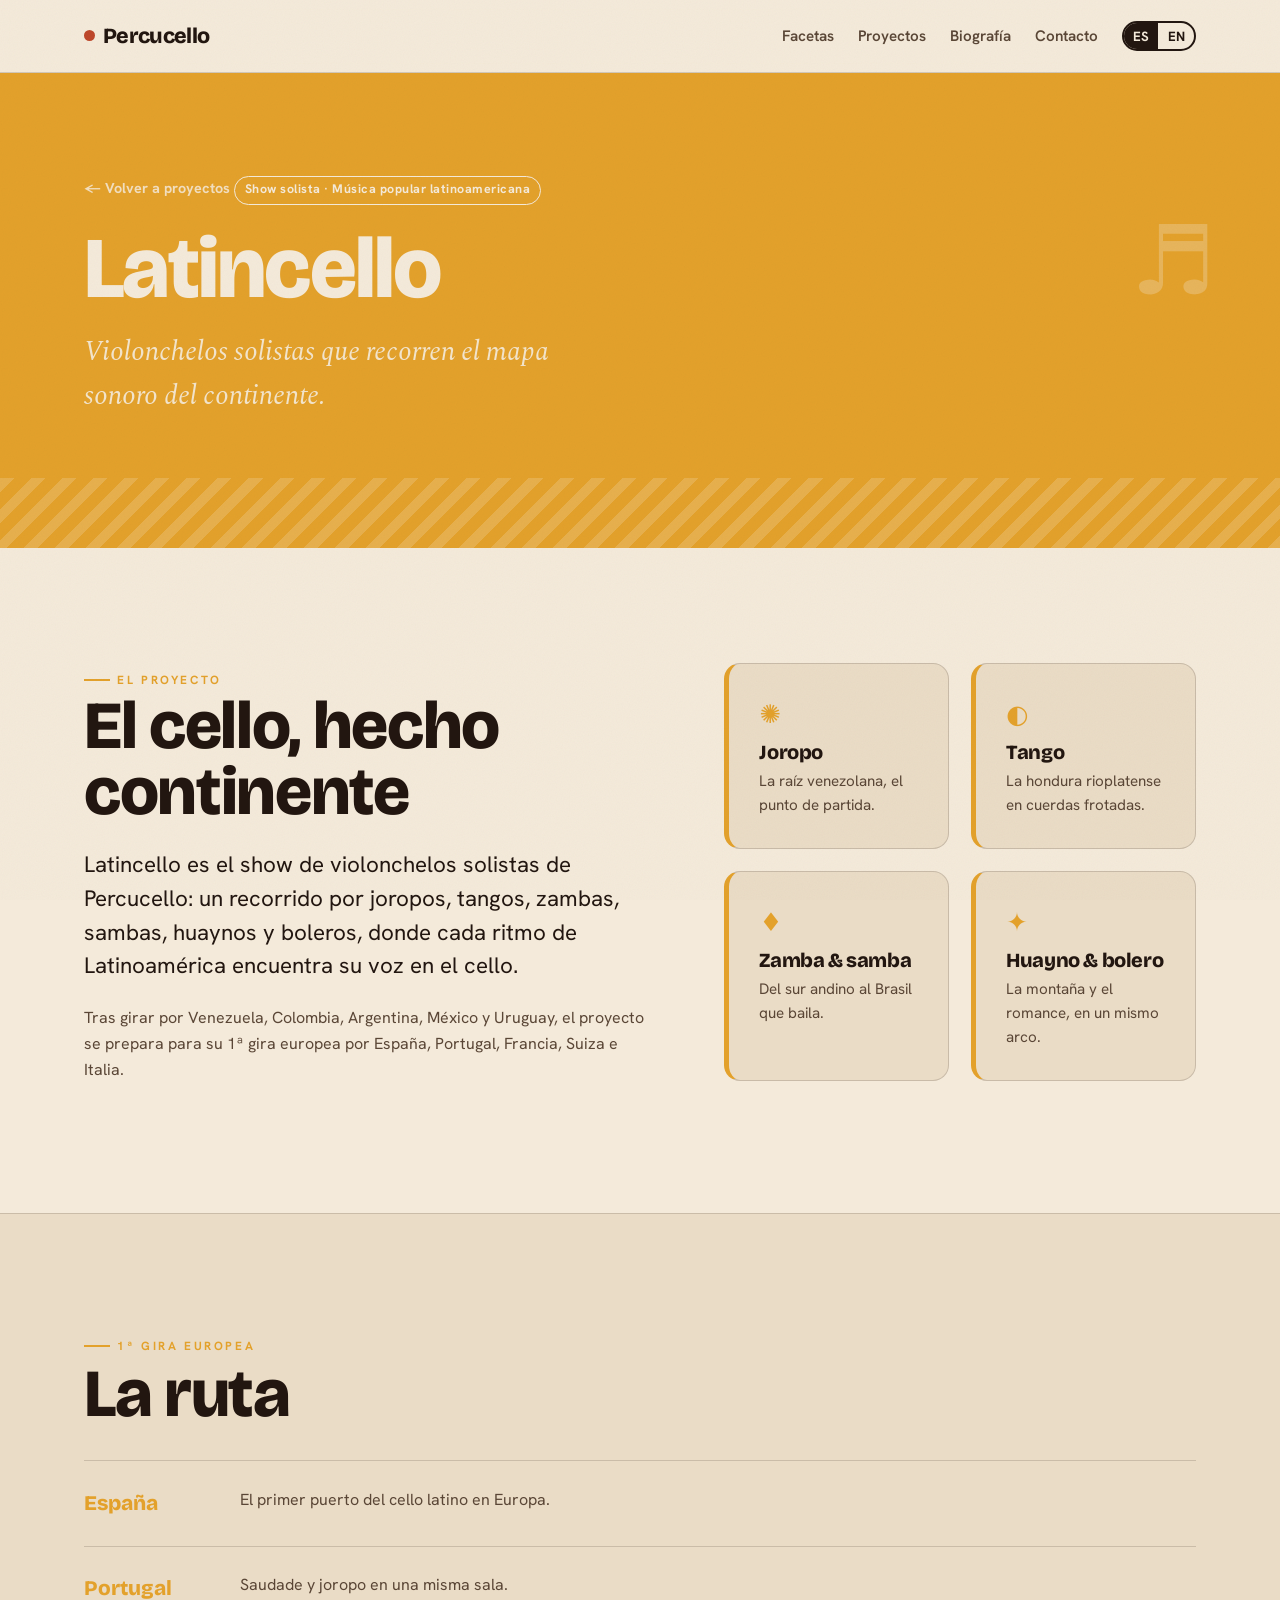
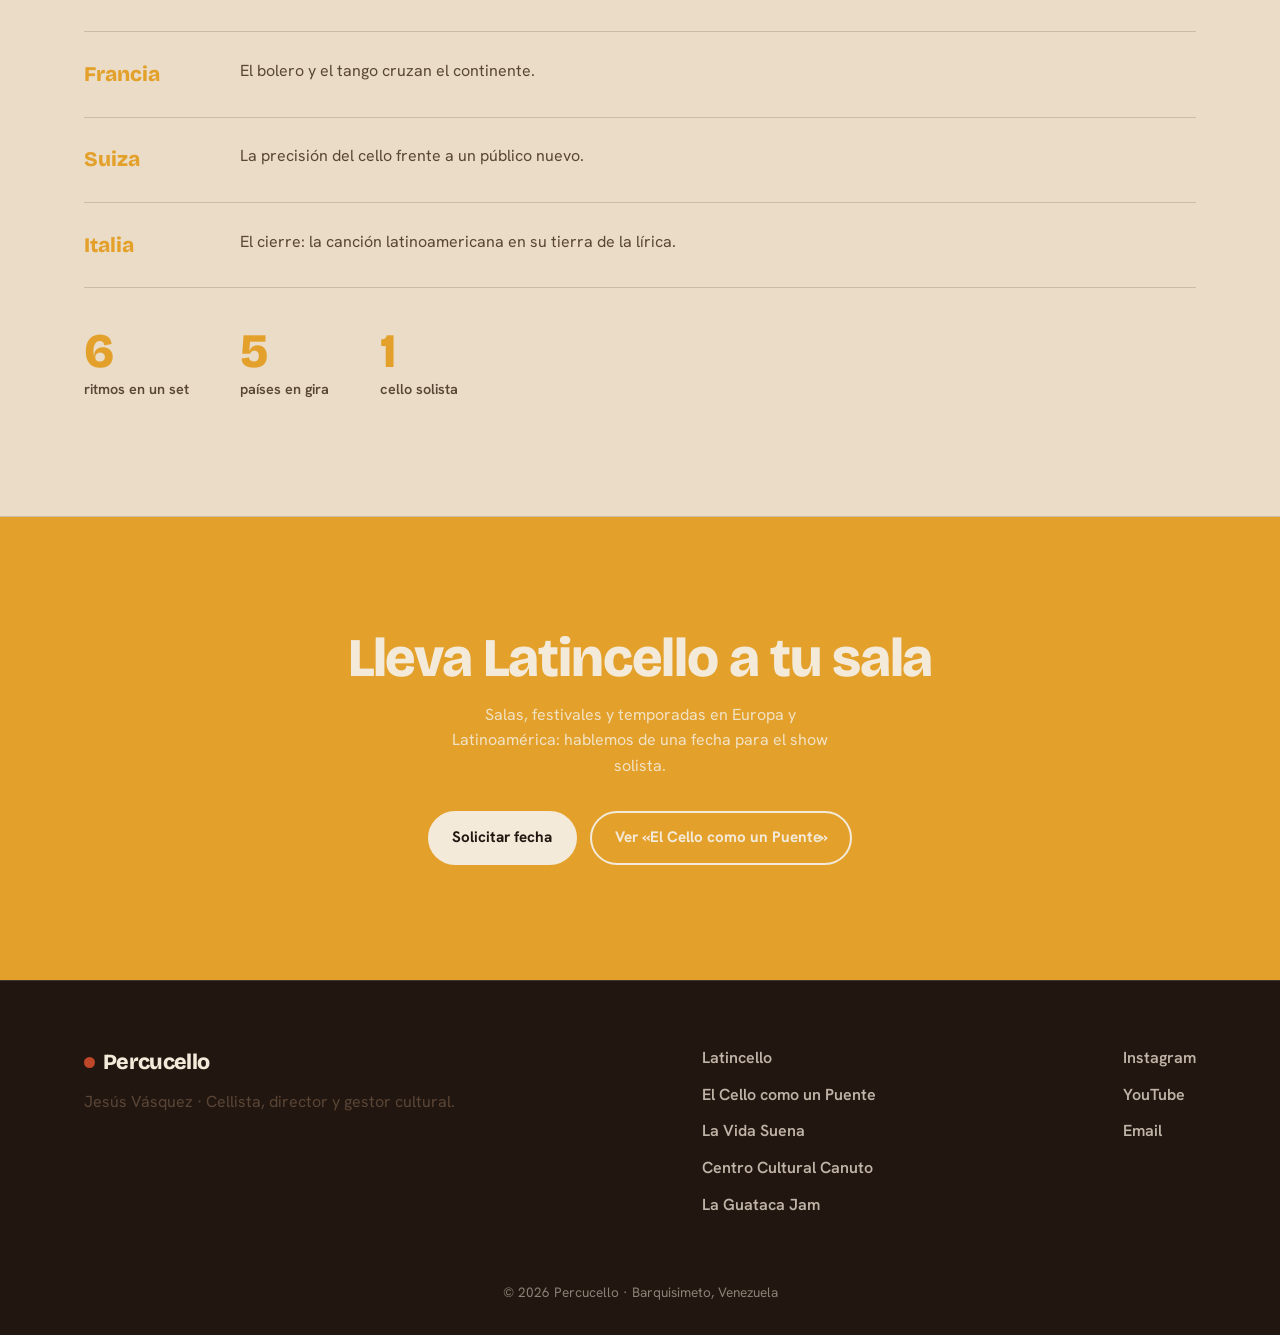
<file: projects/latincello.html>
<!DOCTYPE html>
<html lang="es">
<head>
<meta charset="UTF-8" />
<meta name="viewport" content="width=device-width, initial-scale=1.0" />
<title>Latincello · Percucello</title>
<meta name="description" content="Latincello: show de violonchelos solistas de Jesús 'Percucello' Vásquez que recorre joropos, tangos, zambas, sambas, huaynos y boleros." />
<link rel="stylesheet" href="../styles.css" />
<style>:root{ --accent: var(--amber); }</style>
</head>
<body>

<header class="nav">
  <div class="wrap nav__in">
    <a class="brand" href="../index.html"><span class="dot"></span>Percucello</a>
    <button class="nav__burger" aria-label="Menú"><span></span><span></span><span></span></button>
    <nav class="nav__links">
      <a href="../index.html#facetas" data-es="Facetas" data-en="Facets">Facetas</a>
      <a href="../index.html#proyectos" data-es="Proyectos" data-en="Projects">Proyectos</a>
      <a href="../index.html#bio" data-es="Biografía" data-en="Biography">Biografía</a>
      <a href="../index.html#contacto" data-es="Contacto" data-en="Contact">Contacto</a>
      <span class="lang" role="group" aria-label="Idioma">
        <button data-lang="es" class="is-active">ES</button>
        <button data-lang="en">EN</button>
      </span>
    </nav>
  </div>
</header>

<section class="phero" style="--accent:var(--amber)">
  <div class="wrap phero__in">
    <a class="phero__back" href="../index.html#proyectos" data-es="← Volver a proyectos" data-en="← Back to projects">← Volver a proyectos</a>
    <span class="tag" data-es="Show solista · Música popular latinoamericana" data-en="Solo show · Latin American popular music">Show solista · Música popular latinoamericana</span>
    <h1 data-es="Latincello" data-en="Latincello">Latincello</h1>
    <p class="phero__tag" data-es="Violonchelos solistas que recorren el mapa sonoro del continente." data-en="Solo cellos travelling the continent's map of sound.">Violonchelos solistas que recorren el mapa sonoro del continente.</p>
  </div>
  <span class="phero__abbr">♬</span>
  <div class="phero__pattern" aria-hidden="true"></div>
</section>

<section class="section-pad">
  <div class="wrap psplit">
    <div class="reveal">
      <span class="kicker" style="color:var(--amber)" data-es="El proyecto" data-en="The project">El proyecto</span>
      <h2 class="sec-title" style="margin-bottom:1rem" data-es="El cello, hecho continente" data-en="The cello, turned continent">El cello, hecho continente</h2>
      <p class="lead" data-es="Latincello es el show de violonchelos solistas de Percucello: un recorrido por joropos, tangos, zambas, sambas, huaynos y boleros, donde cada ritmo de Latinoamérica encuentra su voz en el cello." data-en="Latincello is Percucello's solo cello show: a journey through joropos, tangos, zambas, sambas, huaynos and boleros, where every Latin American rhythm finds its voice in the cello.">Latincello es el show de violonchelos solistas de Percucello: un recorrido por joropos, tangos, zambas, sambas, huaynos y boleros, donde cada ritmo de Latinoamérica encuentra su voz en el cello.</p>
      <p data-es="Tras girar por Venezuela, Colombia, Argentina, México y Uruguay, el proyecto se prepara para su 1ª gira europea por España, Portugal, Francia, Suiza e Italia." data-en="After touring Venezuela, Colombia, Argentina, Mexico and Uruguay, the project is getting ready for its 1st European tour through Spain, Portugal, France, Switzerland and Italy.">Tras girar por Venezuela, Colombia, Argentina, México y Uruguay, el proyecto se prepara para su 1ª gira europea por España, Portugal, Francia, Suiza e Italia.</p>
    </div>
    <div class="pillars reveal">
      <div class="pillar"><span class="pillar__ico">✺</span><h4 data-es="Joropo" data-en="Joropo">Joropo</h4><p data-es="La raíz venezolana, el punto de partida." data-en="The Venezuelan root, the starting point.">La raíz venezolana, el punto de partida.</p></div>
      <div class="pillar"><span class="pillar__ico">◐</span><h4 data-es="Tango" data-en="Tango">Tango</h4><p data-es="La hondura rioplatense en cuerdas frotadas." data-en="River Plate depth on bowed strings.">La hondura rioplatense en cuerdas frotadas.</p></div>
      <div class="pillar"><span class="pillar__ico">♦</span><h4 data-es="Zamba & samba" data-en="Zamba & samba">Zamba &amp; samba</h4><p data-es="Del sur andino al Brasil que baila." data-en="From the Andean south to dancing Brazil.">Del sur andino al Brasil que baila.</p></div>
      <div class="pillar"><span class="pillar__ico">✦</span><h4 data-es="Huayno & bolero" data-en="Huayno & bolero">Huayno &amp; bolero</h4><p data-es="La montaña y el romance, en un mismo arco." data-en="The mountain and the romance, in one bow.">La montaña y el romance, en un mismo arco.</p></div>
    </div>
  </div>
</section>

<section class="pquote section-pad" style="--accent:var(--amber)">
  <div class="wrap">
    <span class="kicker" style="color:var(--amber)" data-es="1ª gira europea" data-en="1st European tour">1ª gira europea</span>
    <h2 class="sec-title" style="margin:.4rem 0 2rem" data-es="La ruta" data-en="The route">La ruta</h2>
    <ul class="steps">
      <li><span class="steps__place" data-es="España" data-en="Spain">España</span><span class="steps__what" data-es="El primer puerto del cello latino en Europa." data-en="The Latin cello's first port in Europe.">El primer puerto del cello latino en Europa.</span></li>
      <li><span class="steps__place" data-es="Portugal" data-en="Portugal">Portugal</span><span class="steps__what" data-es="Saudade y joropo en una misma sala." data-en="Saudade and joropo in the same room.">Saudade y joropo en una misma sala.</span></li>
      <li><span class="steps__place" data-es="Francia" data-en="France">Francia</span><span class="steps__what" data-es="El bolero y el tango cruzan el continente." data-en="Bolero and tango cross the continent.">El bolero y el tango cruzan el continente.</span></li>
      <li><span class="steps__place" data-es="Suiza" data-en="Switzerland">Suiza</span><span class="steps__what" data-es="La precisión del cello frente a un público nuevo." data-en="The cello's precision before a new audience.">La precisión del cello frente a un público nuevo.</span></li>
      <li><span class="steps__place" data-es="Italia" data-en="Italy">Italia</span><span class="steps__what" data-es="El cierre: la canción latinoamericana en su tierra de la lírica." data-en="The closing: Latin American song in the land of lyric.">El cierre: la canción latinoamericana en su tierra de la lírica.</span></li>
    </ul>
    <div class="pfacts" style="--accent:var(--amber);margin-top:2.4rem">
      <div><strong>6</strong><span data-es="ritmos en un set" data-en="rhythms in one set">ritmos en un set</span></div>
      <div><strong>5</strong><span data-es="países en gira" data-en="countries on tour">países en gira</span></div>
      <div><strong>1</strong><span data-es="cello solista" data-en="solo cello">cello solista</span></div>
    </div>
  </div>
</section>

<section class="pcta" style="--accent:var(--amber)">
  <div class="wrap section-pad">
    <h2 data-es="Lleva Latincello a tu sala" data-en="Bring Latincello to your venue">Lleva Latincello a tu sala</h2>
    <p data-es="Salas, festivales y temporadas en Europa y Latinoamérica: hablemos de una fecha para el show solista." data-en="Venues, festivals and seasons in Europe and Latin America: let's talk about a date for the solo show.">Salas, festivales y temporadas en Europa y Latinoamérica: hablemos de una fecha para el show solista.</p>
    <div style="display:flex;gap:.8rem;flex-wrap:wrap;justify-content:center">
      <a href="../index.html#booking" class="btn" data-es="Solicitar fecha" data-en="Request a date">Solicitar fecha</a>
      <a href="el-cello-como-puente.html" class="btn btn--ghost" style="--bg:var(--paper);color:var(--paper)" data-es="Ver «El Cello como un Puente»" data-en="See “The Cello as a Bridge”">Ver «El Cello como un Puente»</a>
    </div>
  </div>
</section>

<footer class="foot">
  <div class="wrap foot__in">
    <div>
      <a class="brand" href="../index.html"><span class="dot"></span>Percucello</a>
      <p class="muted" style="margin:.6rem 0 0" data-es="Jesús Vásquez · Cellista, director y gestor cultural." data-en="Jesús Vásquez · Cellist, conductor and cultural manager.">Jesús Vásquez · Cellista, director y gestor cultural.</p>
    </div>
    <div class="foot__cols">
      <a href="latincello.html">Latincello</a>
      <a href="el-cello-como-puente.html">El Cello como un Puente</a>
      <a href="la-vida-suena.html">La Vida Suena</a>
      <a href="centro-cultural-canuto.html">Centro Cultural Canuto</a>
      <a href="la-guataca-jam.html">La Guataca Jam</a>
    </div>
    <div class="foot__social">
      <a href="https://instagram.com/percucello" target="_blank" rel="noopener">Instagram</a>
      <a href="https://youtube.com/@percucello" target="_blank" rel="noopener">YouTube</a>
      <a href="mailto:percucello@gmail.com">Email</a>
    </div>
  </div>
  <p class="foot__copy">© <span class="year"></span> Percucello · Barquisimeto, Venezuela</p>
</footer>

<script src="../site.js"></script>
<script>document.querySelectorAll('.year').forEach(function(e){e.textContent=new Date().getFullYear();});</script>
</body>
</html>
</file>
<file: public/styles.css>
/* Estilos para el encabezado */
header {
    background-color: #333;
    color: white;
    text-align: center;
    padding: 1em;
}

/* Estilos para el contenido principal */
main {
    padding: 2em;
}

/* Estilos para el pie de página */
footer {
    background-color: #333;
    color: white;
    text-align: center;
    padding: 1em;
}
</file>
<file: styles.css>
/* ============================================================
   PERCUCELLO — Jesús Vásquez
   Sistema de diseño · raíz venezolana, cálido y editorial
   ============================================================ */

@import url('https://fonts.googleapis.com/css2?family=Bricolage+Grotesque:opsz,wght@12..96,400;12..96,600;12..96,700;12..96,800&family=Hanken+Grotesk:ital,wght@0,400;0,500;0,600;0,700;1,400;1,500&family=Spectral:ital,wght@0,400;0,500;1,400;1,500&display=swap');

:root{
  /* Paleta — tierra venezolana, atardecer del llano */
  --paper:      #F4EADA;   /* papel cálido */
  --paper-2:    #EADCC6;   /* panel crema */
  --ink:        #221610;   /* casi negro cálido */
  --ink-soft:   #5A4636;   /* texto secundario */
  --clay:       #BE472A;   /* terracota / madera del cello */
  --clay-deep:  #8F3017;
  --petrol:     #185A4F;   /* verde petróleo, los árboles */
  --petrol-deep:#0E3A33;
  --amber:      #E3A12B;   /* sol, latón */
  --wine:       #8C2F4D;   /* movimiento, La Vida Suena */
  --line:       rgba(34,22,16,.16);
  --line-strong:rgba(34,22,16,.3);

  /* Acentos por proyecto */
  --ccc:    var(--petrol);
  --puente: var(--clay);
  --vida:   var(--wine);

  --shadow-sm: 0 2px 10px rgba(34,22,16,.08);
  --shadow-md: 0 18px 50px -22px rgba(34,22,16,.45);

  --maxw: 1240px;
  --pad: clamp(20px, 5vw, 72px);

  --font-display: 'Bricolage Grotesque', system-ui, sans-serif;
  --font-body: 'Hanken Grotesk', system-ui, sans-serif;
  --font-serif: 'Spectral', Georgia, serif;
}

*{ box-sizing: border-box; }
html{ scroll-behavior: smooth; }
body{
  margin:0;
  background: var(--paper);
  color: var(--ink);
  font-family: var(--font-body);
  font-size: clamp(16px, 1.05vw, 18px);
  line-height: 1.6;
  -webkit-font-smoothing: antialiased;
  text-rendering: optimizeLegibility;
  overflow-x: hidden;
}

/* Grano sutil sobre todo */
body::after{
  content:"";
  position: fixed; inset:0; z-index: 9999; pointer-events:none;
  opacity:.05; mix-blend-mode: multiply;
  background-image: url("data:image/svg+xml,%3Csvg xmlns='http://www.w3.org/2000/svg' width='180' height='180'%3E%3Cfilter id='n'%3E%3CfeTurbulence type='fractalNoise' baseFrequency='0.85' numOctaves='2'/%3E%3C/filter%3E%3Crect width='100%25' height='100%25' filter='url(%23n)'/%3E%3C/svg%3E");
}

img{ max-width:100%; display:block; }
a{ color: inherit; }

/* ---------- Tipografía ---------- */
h1,h2,h3,h4{ font-family: var(--font-display); font-weight: 800; line-height: .98; margin:0; letter-spacing:-.02em; }
.kicker{
  font-family: var(--font-body);
  font-weight: 700; font-size: .74rem; letter-spacing: .22em; text-transform: uppercase;
  color: var(--clay); display:inline-flex; align-items:center; gap:.6em;
}
.kicker::before{ content:""; width:26px; height:2px; background: currentColor; display:inline-block; }
.serif-quote{ font-family: var(--font-serif); font-style: italic; font-weight: 500; }

.eyebrow-num{ font-family: var(--font-display); font-weight:700; }

/* ---------- Layout ---------- */
.wrap{ max-width: var(--maxw); margin-inline:auto; padding-inline: var(--pad); }
section{ position: relative; }
.section-pad{ padding-block: clamp(70px, 9vw, 140px); }

/* ---------- Botones ---------- */
.btn{
  --bg: var(--ink); --fg: var(--paper);
  display:inline-flex; align-items:center; gap:.6em;
  font-family: var(--font-body); font-weight:700; font-size:.95rem;
  padding: .85em 1.5em; border-radius: 999px; border:2px solid var(--bg);
  background: var(--bg); color: var(--fg); cursor:pointer; text-decoration:none;
  transition: transform .18s ease, box-shadow .18s ease, background .18s ease, color .18s ease;
  white-space:nowrap;
}
.btn:hover{ transform: translateY(-2px); box-shadow: var(--shadow-md); }
.btn--clay{ --bg: var(--clay); --fg: #fff; }
.btn--petrol{ --bg: var(--petrol); --fg: #fff; }
.btn--ghost{ background: transparent; color: var(--ink); --bg: var(--ink); }
.btn--ghost:hover{ background: var(--ink); color: var(--paper); }

/* ---------- Nav ---------- */
.nav{
  position: sticky; top:0; z-index: 200;
  background: color-mix(in oklab, var(--paper) 86%, transparent);
  backdrop-filter: blur(12px) saturate(1.2);
  border-bottom: 1px solid var(--line);
}
.nav__in{ display:flex; align-items:center; gap:1.4rem; height:72px; }
.brand{ font-family: var(--font-display); font-weight:800; font-size:1.35rem; letter-spacing:-.03em; text-decoration:none; color:var(--ink); display:flex; align-items:center; gap:.5rem; }
.brand .dot{ width:11px; height:11px; border-radius:50%; background: var(--clay); display:inline-block; }
.nav__links{ display:flex; gap:1.5rem; margin-left:auto; align-items:center; }
.nav__links a{ text-decoration:none; font-weight:600; font-size:.95rem; color:var(--ink-soft); position:relative; padding:.2em 0; }
.nav__links a:hover{ color: var(--ink); }
.nav__links a::after{ content:""; position:absolute; left:0; bottom:-2px; height:2px; width:0; background:var(--clay); transition: width .2s ease; }
.nav__links a:hover::after{ width:100%; }
.lang{ display:inline-flex; border:2px solid var(--ink); border-radius:999px; overflow:hidden; font-weight:700; font-size:.8rem; }
.lang button{ border:0; background:transparent; padding:.35em .7em; cursor:pointer; color:var(--ink); font-family:var(--font-body); font-weight:700; }
.lang button.is-active{ background: var(--ink); color: var(--paper); }
.nav__burger{ display:none; background:none; border:0; cursor:pointer; padding:6px; }
.nav__burger span{ display:block; width:26px; height:2.5px; background:var(--ink); margin:5px 0; transition:.25s; }

@media (max-width: 900px){
  .nav__links{ position:fixed; inset:72px 0 auto 0; flex-direction:column; background:var(--paper); padding:1.4rem var(--pad); gap:1.1rem; align-items:flex-start; border-bottom:1px solid var(--line); transform:translateY(-120%); transition:transform .3s ease; box-shadow: var(--shadow-md); }
  .nav__links.open{ transform:translateY(0); }
  .nav__burger{ display:block; margin-left:auto; }
}

/* ---------- Patrón folclórico (divisor) ---------- */
.band-pattern{
  height: 26px;
  background:
    repeating-linear-gradient(135deg, var(--amber) 0 14px, transparent 14px 28px),
    repeating-linear-gradient(45deg, var(--clay) 0 14px, var(--petrol) 14px 28px);
  background-blend-mode: overlay;
  opacity:.9;
}

/* ---------- Cards ---------- */
.card{
  background: var(--paper-2);
  border: 1.5px solid var(--line);
  border-radius: 18px;
  padding: clamp(22px, 2.4vw, 34px);
  transition: transform .22s ease, box-shadow .22s ease, border-color .22s ease;
}
.card:hover{ transform: translateY(-4px); box-shadow: var(--shadow-md); border-color: var(--line-strong); }

/* Utilidades */
.tag{ display:inline-flex; align-items:center; gap:.4em; font-size:.78rem; font-weight:700; letter-spacing:.04em; padding:.3em .8em; border-radius:999px; border:1.5px solid currentColor; }
.muted{ color: var(--ink-soft); }
.center{ text-align:center; }

[hidden]{ display:none !important; }

/* Reveal on scroll */
.reveal{ opacity:0; transform: translateY(22px); transition: opacity .7s ease, transform .7s cubic-bezier(.2,.7,.2,1); }
.reveal.in{ opacity:1; transform:none; }
@media (prefers-reduced-motion: reduce){ .reveal{ opacity:1; transform:none; } html{ scroll-behavior:auto; } }

/* ============ HERO ============ */
.hero{ padding-top: clamp(32px, 5vw, 64px); position:relative; }
.hero__in{ display:grid; grid-template-columns: minmax(0,1fr) clamp(300px, 40%, 460px); gap: clamp(28px, 5vw, 72px); align-items:center; padding-bottom: clamp(40px,6vw,80px); }
.hero__text{ min-width:0; position:relative; z-index:2; }
.hero__name{ font-size: clamp(4rem, 13vw, 11rem); line-height:.82; letter-spacing:-.04em; margin:.12em 0 0; }
.hero__name span{ color: var(--clay); }
.hero__person{ font-family:var(--font-display); font-weight:700; font-size: clamp(1.3rem,2.4vw,1.9rem); margin:.4rem 0 0; color:var(--ink); }
.hero__tag{ font-size: clamp(1.1rem,1.8vw,1.5rem); color: var(--ink-soft); max-width: 30ch; margin:1.1rem 0 0; line-height:1.35; }
.hero__cta{ display:flex; flex-wrap:wrap; gap:.8rem; margin-top: 1.8rem; }
.hero__social{ display:flex; flex-wrap:wrap; gap:1.3rem; margin-top:1.8rem; font-weight:700; }
.hero__social a{ text-decoration:none; color:var(--ink-soft); position:relative; }
.hero__social a:hover{ color: var(--clay); }
.hero__media{ position:relative; }
.hero__frame{ position:relative; border-radius: 22px; overflow:hidden; border:1.5px solid var(--line-strong); box-shadow: var(--shadow-md); transform: rotate(-1.5deg); }
.hero__frame img{ width:100%; height:100%; object-fit:cover; }
.hero__badge{ position:absolute; left:14px; bottom:14px; background: var(--ink); color:var(--paper); font-size:.72rem; font-weight:700; letter-spacing:.08em; padding:.5em 1em; border-radius:999px; text-transform:uppercase; }
.hero__blob{ position:absolute; inset:auto -22px -26px auto; width:62%; height:62%; z-index:-1; border-radius:30% 70% 62% 38% / 40% 38% 62% 60%; background: radial-gradient(circle at 30% 30%, var(--amber), var(--clay)); opacity:.35; filter: blur(6px); }

@media (max-width: 860px){
  .hero__in{ grid-template-columns: 1fr; }
  .hero__media{ order:-1; max-width:440px; }
}

/* ============ Section heads ============ */
.sec-head{ margin-bottom: clamp(28px, 4vw, 52px); }
.sec-title{ font-size: clamp(2.2rem, 5.4vw, 4.2rem); margin-top:.3rem; max-width: 16ch; }
.sec-title--light{ color: var(--paper); }

/* ============ FACETAS ============ */
.facetas{ display:grid; grid-template-columns: repeat(3,1fr); gap: clamp(16px,2vw,26px); }
.facet{ border-top: 5px solid var(--accent); display:flex; flex-direction:column; gap:.8rem; }
.facet__num{ font-family:var(--font-display); font-weight:800; font-size:2.4rem; color:var(--accent); line-height:1; }
.facet h3{ font-size: clamp(1.5rem,2.4vw,2rem); }
.facet p{ color: var(--ink-soft); margin:0; }
@media (max-width: 820px){ .facetas{ grid-template-columns:1fr; } }

/* ============ PROYECTOS ============ */
.proyectos{ background: var(--paper-2); border-block:1.5px solid var(--line); }
.proj-grid{ display:grid; grid-template-columns: repeat(3,1fr); gap: clamp(16px,2vw,24px); }
.proj{ background: var(--paper); border:1.5px solid var(--line); border-radius:20px; padding: clamp(24px,2.6vw,34px); text-decoration:none; color:var(--ink); display:flex; flex-direction:column; gap:.9rem; position:relative; overflow:hidden; transition: transform .22s ease, box-shadow .22s ease; }
.proj::before{ content:""; position:absolute; inset:0 auto 0 0; width:6px; background:var(--accent); }
.proj:hover{ transform: translateY(-5px); box-shadow: var(--shadow-md); }
.proj__top{ display:flex; align-items:center; justify-content:space-between; gap:1rem; }
.proj__abbr{ font-family:var(--font-display); font-weight:800; font-size:2rem; color:var(--accent); width:58px; height:58px; display:grid; place-items:center; border:2px solid var(--accent); border-radius:14px; }
.proj .tag{ color: var(--accent); }
.proj h3{ font-size: clamp(1.45rem,2.2vw,1.85rem); }
.proj p{ color: var(--ink-soft); margin:0; flex:1; }
.proj__go{ font-weight:700; color: var(--accent); }
@media (max-width: 820px){ .proj-grid{ grid-template-columns:1fr; } }
.proj-grid--2{ grid-template-columns: repeat(2,1fr); }
@media (max-width: 820px){ .proj-grid--2{ grid-template-columns:1fr; } }
/* Encabezado de tira de proyectos */
.proj-group{ display:flex; align-items:baseline; gap:1rem; margin: clamp(34px,4.5vw,56px) 0 clamp(16px,2vw,22px); }
.proj-group:first-of-type{ margin-top: clamp(18px,2.5vw,28px); }
.proj-group__title{ font-family:var(--font-display); font-weight:800; font-size: clamp(1.1rem,1.7vw,1.4rem); letter-spacing:.005em; margin:0; white-space:nowrap; }
.proj-group__sub{ font-family:var(--font-body); font-weight:600; font-size:.78rem; letter-spacing:.14em; text-transform:uppercase; color:var(--ink-soft); white-space:nowrap; }
.proj-group::after{ content:""; flex:1; height:1.5px; background:var(--line); align-self:center; }
@media (max-width: 560px){ .proj-group__sub{ display:none; } }

/* ============ BIO ============ */
.bio__in{ display:grid; grid-template-columns: .85fr 1.15fr; gap: clamp(30px,5vw,72px); align-items:center; }
.bio__media{ position:relative; }
.bio__media-2{ position:absolute; right:-8%; bottom:-12%; border:6px solid var(--paper); box-shadow: var(--shadow-md); }
.bio__text p{ color: var(--ink-soft); margin:1rem 0 0; }
.bio__stats{ display:flex; gap: clamp(18px,3vw,46px); margin-top:2rem; flex-wrap:wrap; }
.bio__stats div{ display:flex; flex-direction:column; }
.bio__stats strong{ font-family:var(--font-display); font-weight:800; font-size:2.4rem; color: var(--clay); line-height:1; }
.bio__stats span{ font-size:.85rem; color:var(--ink-soft); font-weight:600; }
@media (max-width: 820px){ .bio__in{ grid-template-columns:1fr; } .bio__media{ max-width:360px; } .bio__media-2{ right:0; } }

/* ============ VIDEO ============ */
.video{ background: var(--petrol-deep); color: var(--paper); }
.video .kicker{ color: var(--amber); }
.video__frame{ position:relative; aspect-ratio:16/9; border-radius:18px; overflow:hidden; box-shadow: var(--shadow-md); border:1.5px solid rgba(255,255,255,.14); }
.video__frame iframe{ position:absolute; inset:0; width:100%; height:100%; border:0; }
.video__note{ margin-top:1.2rem; color: rgba(244,234,218,.7) !important; }

/* ============ AGENDA ============ */
.agenda{ list-style:none; margin:0; padding:0; border-top:1.5px solid var(--line); }
.agenda__row{ display:grid; grid-template-columns: 110px 1fr 2fr auto; gap:1.4rem; align-items:center; padding: 1.3rem 0; border-bottom:1.5px solid var(--line); transition: background .2s ease, padding .2s ease; }
.agenda__row:hover{ background: var(--paper-2); padding-inline: 1rem; }
.agenda__date{ font-weight:600; color:var(--ink-soft); }
.agenda__date b{ font-family:var(--font-display); font-size:2rem; color: var(--clay); display:block; line-height:.9; }
.agenda__city{ font-family:var(--font-display); font-weight:700; font-size:1.2rem; }
.agenda__venue{ color: var(--ink-soft); }
.agenda__btn{ text-decoration:none; font-weight:700; padding:.5em 1.2em; border:2px solid var(--ink); border-radius:999px; font-size:.85rem; transition:.2s; }
.agenda__btn:hover{ background:var(--ink); color:var(--paper); }
@media (max-width: 760px){ .agenda__row{ grid-template-columns: 70px 1fr; grid-auto-rows:auto; gap:.3rem 1rem; } .agenda__venue{ grid-column:1/-1; } .agenda__btn{ grid-column:2; justify-self:start; margin-top:.4rem; } }

/* ============ BOOKING ============ */
.booking{ background: var(--clay-deep); color: var(--paper); }
.booking .kicker{ color: var(--amber); }
.booking__in{ display:grid; grid-template-columns: 1.1fr .9fr; gap: clamp(30px,5vw,64px); align-items:center; }
.booking__text p{ color: rgba(244,234,218,.85); margin-top:1rem; max-width:46ch; }
.services{ list-style:none; margin:0; padding:0; display:grid; gap:.7rem; }
.services li{ background: rgba(244,234,218,.08); border:1px solid rgba(244,234,218,.18); border-radius:14px; padding: 1rem 1.3rem; display:flex; flex-direction:column; gap:.15rem; }
.services b{ font-family:var(--font-display); font-size:1.15rem; }
.services span{ color: rgba(244,234,218,.7); font-size:.92rem; }
@media (max-width: 820px){ .booking__in{ grid-template-columns:1fr; } }

/* ============ APOYO ============ */
.support__in{ display:grid; grid-template-columns: 1fr 1fr; gap: clamp(18px,2.4vw,28px); }
.support__card{ background: var(--paper-2); border:1.5px solid var(--line); border-top:5px solid var(--accent); border-radius:18px; padding: clamp(26px,3vw,42px); }
.support__card h3{ font-size: clamp(1.5rem,2.4vw,2rem); }
.support__card p{ color:var(--ink-soft); margin:.8rem 0 1.4rem; }
@media (max-width: 720px){ .support__in{ grid-template-columns:1fr; } }

/* ============ CONTACTO ============ */
.contact{ background: var(--ink); color: var(--paper); }
.contact .kicker{ color: var(--amber); }
.contact__in{ display:grid; grid-template-columns: 1fr 1.1fr; gap: clamp(30px,5vw,72px); }
.contact__left p{ color: rgba(244,234,218,.8); margin-top:1rem; max-width:40ch; }
.contact__links{ list-style:none; margin:1.6rem 0 0; padding:0; display:grid; gap:.7rem; }
.contact__links a{ text-decoration:none; color:var(--paper); font-weight:600; border-bottom:1px solid rgba(244,234,218,.25); padding-bottom:.3rem; transition:.2s; }
.contact__links a:hover{ color:var(--amber); border-color:var(--amber); }
.contact__form{ display:grid; gap:1rem; }
.contact__form label{ display:grid; gap:.4rem; font-weight:600; font-size:.9rem; }
.contact__form input, .contact__form textarea{ font-family:var(--font-body); font-size:1rem; background: rgba(244,234,218,.07); border:1.5px solid rgba(244,234,218,.22); border-radius:12px; padding:.85em 1em; color:var(--paper); resize:vertical; }
.contact__form input::placeholder, .contact__form textarea::placeholder{ color: rgba(244,234,218,.45); }
.contact__form input:focus, .contact__form textarea:focus{ outline:none; border-color: var(--amber); background: rgba(244,234,218,.12); }
.contact__form .btn{ justify-self:start; }
.form-status{ font-weight:600; margin:0; }
.form-status.ok{ color: #8FD9A8; }
.form-status.err{ color: #F0A28C; }
@media (max-width: 820px){ .contact__in{ grid-template-columns:1fr; } }

/* ============ FOOTER ============ */
.foot{ background: var(--ink); color: var(--paper); border-top:1px solid rgba(244,234,218,.14); }
.foot__in{ display:flex; flex-wrap:wrap; gap: 2rem; justify-content:space-between; padding-block: clamp(40px,5vw,64px); }
.foot .brand{ color: var(--paper); }
.foot__cols, .foot__social{ display:flex; flex-direction:column; gap:.7rem; }
.foot__cols a, .foot__social a{ text-decoration:none; color: rgba(244,234,218,.75); font-weight:600; }
.foot__cols a:hover, .foot__social a:hover{ color: var(--amber); }
.foot__copy{ text-align:center; padding-bottom:2rem; margin:0; color: rgba(244,234,218,.5); font-size:.85rem; }
.foot__copy--tight{ padding-bottom:.55rem; }
.foot__credit{ text-align:center; padding-bottom:2rem; margin:0; font-size:.9rem; letter-spacing:.01em; color: rgba(244,234,218,.7); }
.foot__credit .foot__heart{ color: var(--clay); font-style:normal; }
.foot__credit a{ color: var(--amber); font-weight:700; text-decoration:none; border-bottom:1px solid transparent; transition: border-color .15s ease; }
.foot__credit a:hover{ border-bottom-color: currentColor; }

/* ============ PÁGINAS DE PROYECTO ============ */
.phero{ background: var(--accent); color: var(--paper); position:relative; overflow:hidden; }
.phero__in{ padding-block: clamp(56px, 8vw, 120px); position:relative; z-index:2; }
.phero__back{ display:inline-flex; align-items:center; gap:.5em; text-decoration:none; color: rgba(244,234,218,.85); font-weight:700; font-size:.9rem; margin-bottom:1.6rem; }
.phero__back:hover{ color: var(--paper); }
.phero__abbr{ font-family:var(--font-display); font-weight:800; font-size: clamp(3rem,9vw,6rem); line-height:1; opacity:.28; position:absolute; right: var(--pad); top: 30%; z-index:1; }
.phero h1{ font-size: clamp(2.6rem, 7vw, 5.4rem); max-width: 16ch; }
.phero__tag{ font-family: var(--font-serif); font-style:italic; font-size: clamp(1.2rem,2.2vw,1.7rem); margin-top:1.2rem; max-width: 34ch; color: rgba(244,234,218,.92); }
.phero .tag{ color: var(--paper); margin-bottom: 1.4rem; }
.phero__pattern{ position:absolute; inset:auto 0 0 0; height: 70px; opacity:.16; background-image: repeating-linear-gradient(135deg, #fff 0 10px, transparent 10px 22px); }

.psplit{ display:grid; grid-template-columns: 1.1fr .9fr; gap: clamp(30px,5vw,72px); align-items:start; }
.psplit p{ color: var(--ink-soft); }
.lead{ font-size: clamp(1.15rem,1.8vw,1.4rem); color: var(--ink) !important; line-height:1.5; }
.pillars{ display:grid; grid-template-columns: repeat(2,1fr); gap: clamp(14px,2vw,22px); }
.pillar{ background: var(--paper-2); border:1.5px solid var(--line); border-radius:16px; padding: clamp(20px,2.4vw,30px); border-left:5px solid var(--accent); }
.pillar h4{ font-family:var(--font-display); font-size:1.25rem; margin-bottom:.4rem; }
.pillar p{ color: var(--ink-soft); margin:0; font-size:.95rem; }
.pillar__ico{ font-size:1.6rem; color: var(--accent); display:block; margin-bottom:.5rem; }
@media (max-width: 760px){ .psplit{ grid-template-columns:1fr; } .pillars{ grid-template-columns:1fr; } }

.pquote{ background: var(--paper-2); border-block:1.5px solid var(--line); }
.pquote blockquote{ margin:0; max-width: 24ch; }
.pquote q{ font-family: var(--font-serif); font-style:italic; font-size: clamp(1.6rem,3.4vw,2.6rem); line-height:1.25; quotes:"«" "»"; }
.pquote__by{ display:block; margin-top:1.2rem; font-weight:700; color: var(--accent); font-style:normal; }

/* Timeline (El Cello como un Puente) */
.steps{ list-style:none; margin:0; padding:0; display:grid; gap:0; }
.steps li{ display:grid; grid-template-columns: 130px 1fr; gap:1.6rem; padding: 1.6rem 0; border-bottom:1.5px solid var(--line); }
.steps li:first-child{ border-top:1.5px solid var(--line); }
.steps__place{ font-family:var(--font-display); font-weight:800; font-size:1.3rem; color: var(--accent); }
.steps__what{ color: var(--ink-soft); }
@media (max-width: 640px){ .steps li{ grid-template-columns:1fr; gap:.3rem; } }

.pcta{ background: var(--accent); color: var(--paper); text-align:center; }
.pcta h2{ font-size: clamp(2rem,4.6vw,3.4rem); max-width: 18ch; margin-inline:auto; }
.pcta p{ color: rgba(244,234,218,.88); max-width: 46ch; margin: 1rem auto 2rem; }
.pcta .btn{ --bg: var(--paper); --fg: var(--ink); }
.pcta .btn:hover{ background: var(--ink); color: var(--paper); }
.pfacts{ display:flex; flex-wrap:wrap; gap: clamp(20px,4vw,56px); }
.pfacts div{ display:flex; flex-direction:column; }
.pfacts strong{ font-family:var(--font-display); font-weight:800; font-size: clamp(2rem,4vw,3rem); color: var(--accent); line-height:1; }
.pfacts span{ font-size:.9rem; color: var(--ink-soft); font-weight:600; margin-top:.2rem; }
</file>
